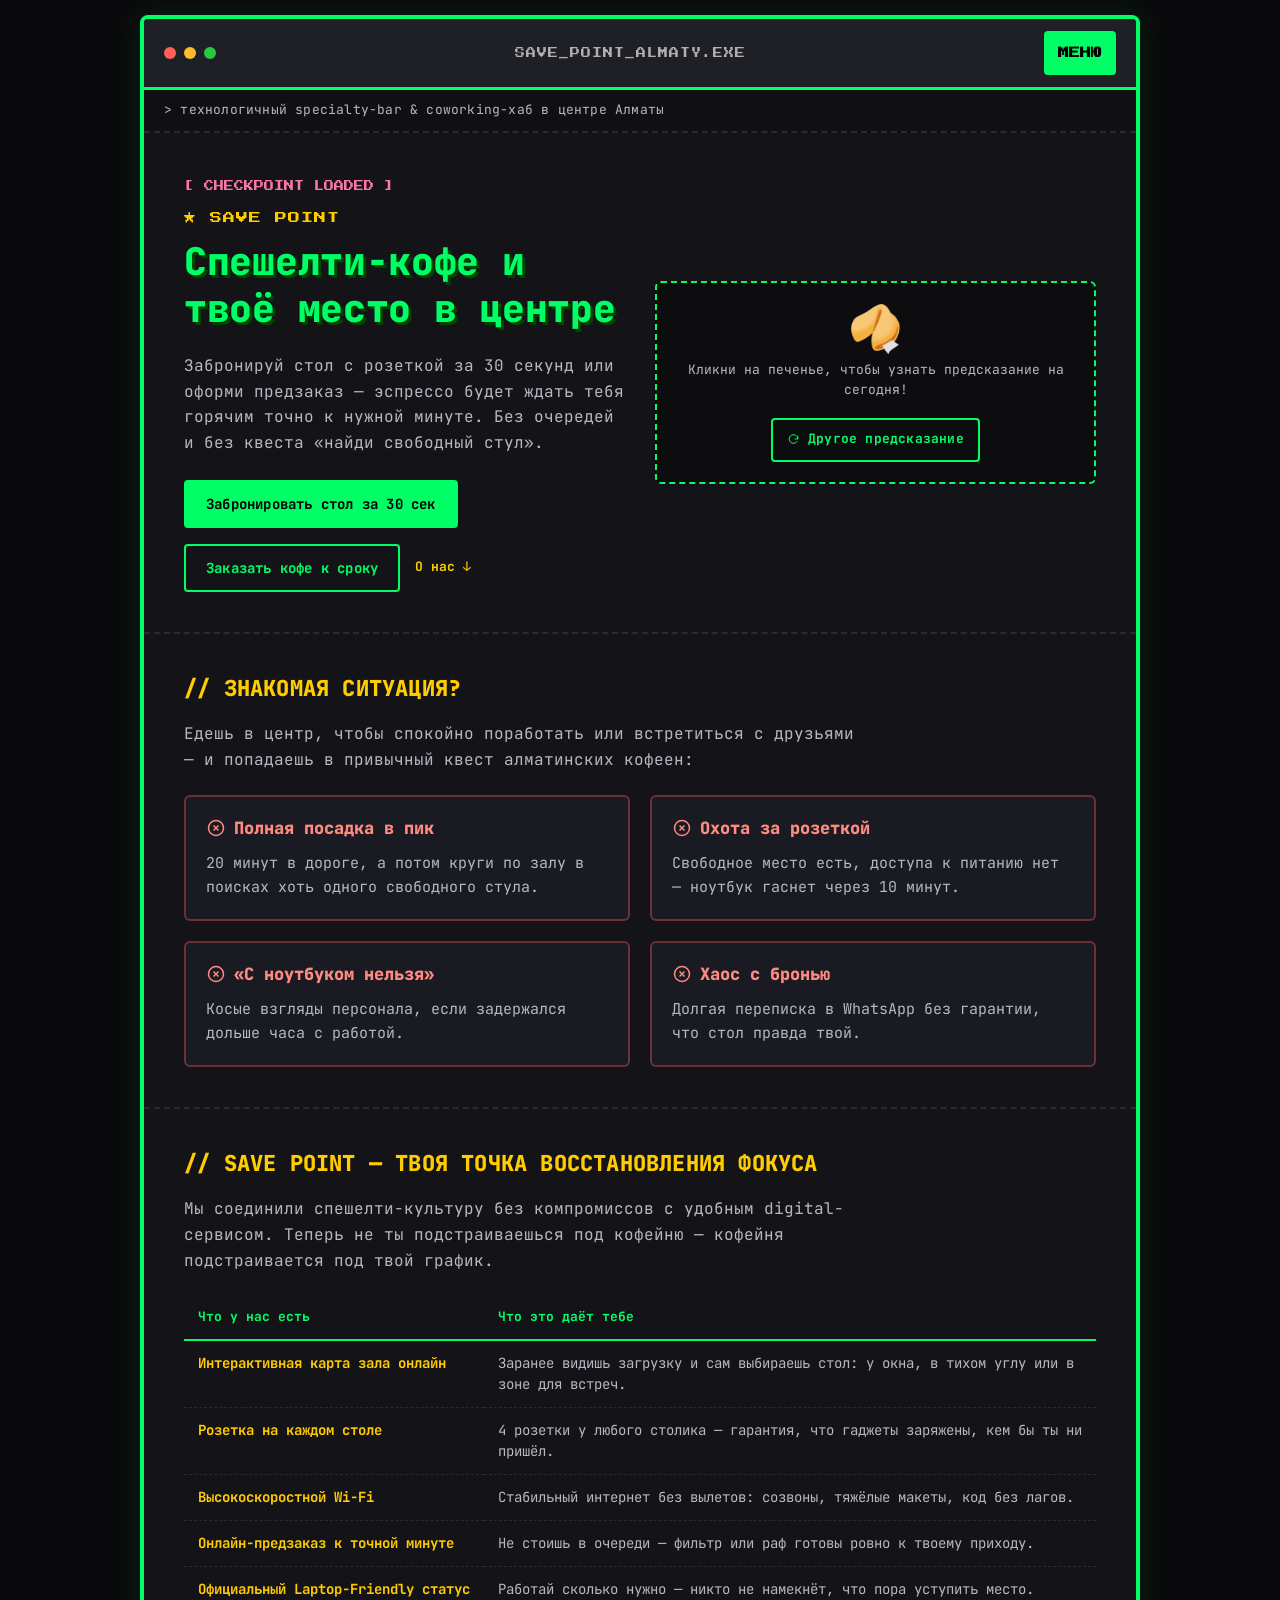
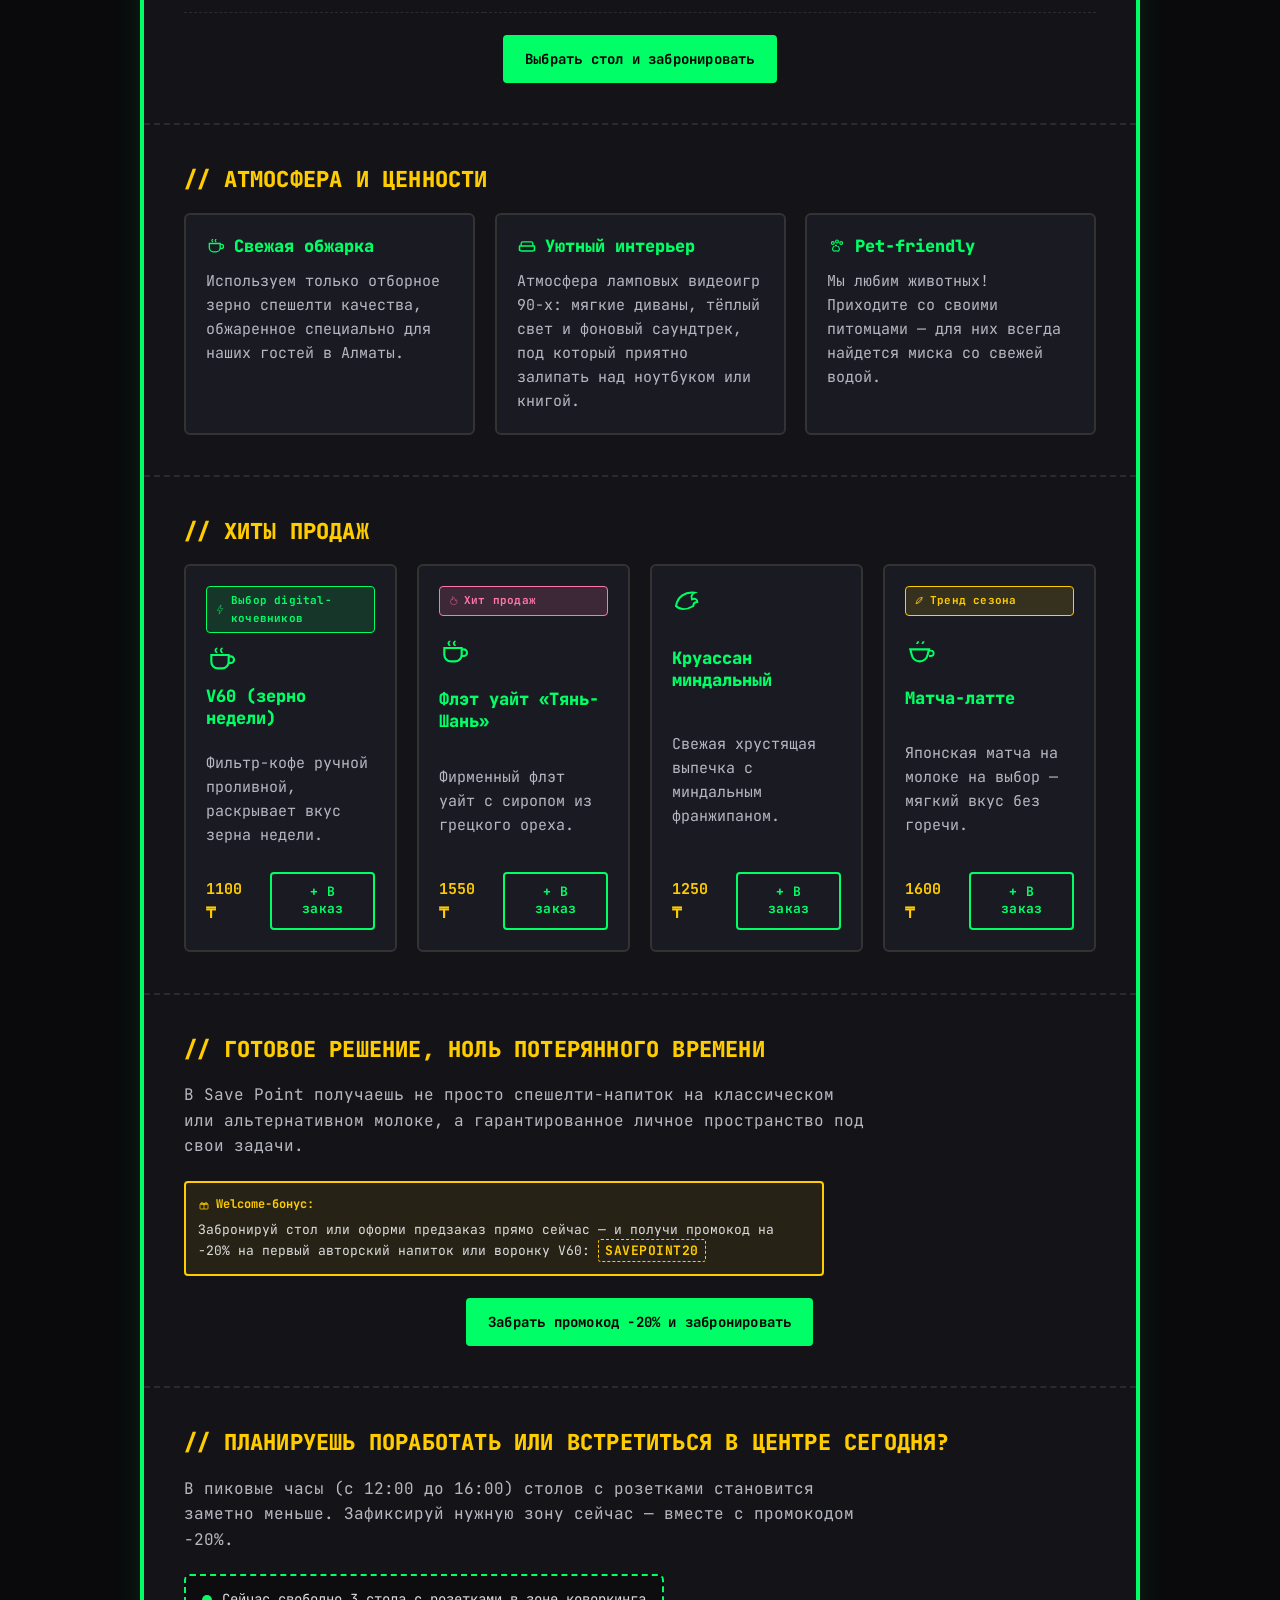
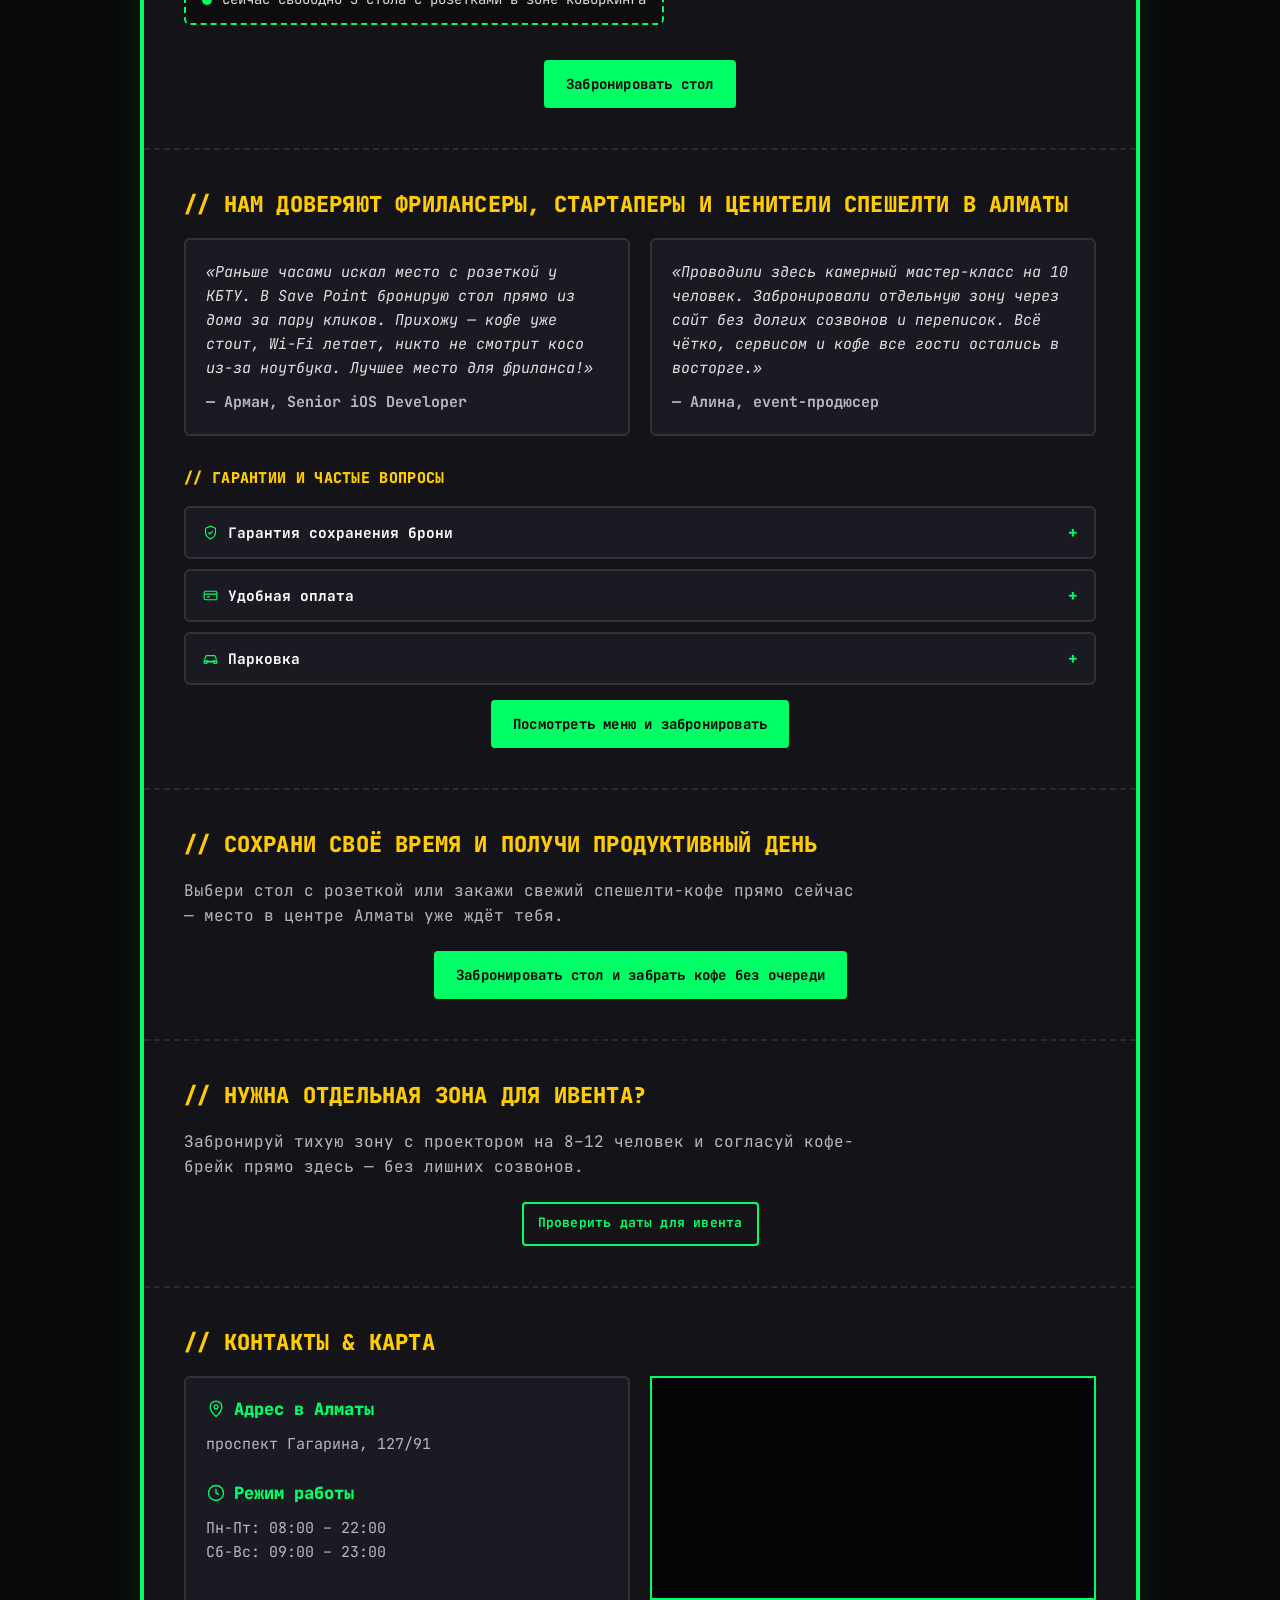
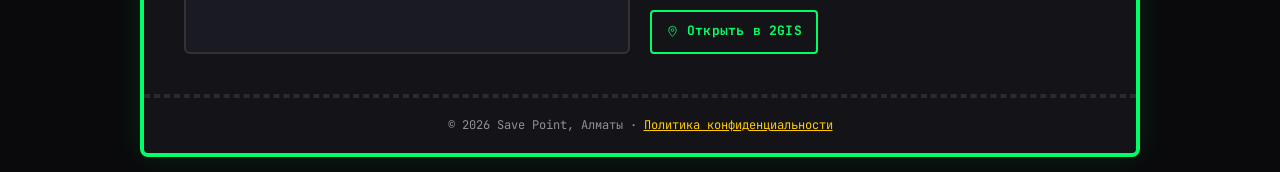
<file: index.html>
<!DOCTYPE html>
<html lang="ru">
<head>
    <meta charset="UTF-8">
    <meta name="viewport" content="width=device-width, initial-scale=1.0">
    <title>Save Point | Спешелти-кофейня и место для работы в Алматы</title>
    <meta name="description" content="Save Point — спешелти-кофейня и coworking-хаб на пр. Гагарина, 127/91 в Алматы. Интерактивная карта зала, бронь стола с розеткой за 30 секунд, предзаказ кофе к нужной минуте, печенье с предсказанием, pet-friendly, быстрый Wi-Fi.">

    <!-- TODO: replace with the real site URL after deploy -->
    <link rel="canonical" href="https://savepoint-almaty.pages.dev/">
    <meta property="og:type" content="website">
    <meta property="og:title" content="Save Point — спешелти-кофейня и место для работы в Алматы">
    <meta property="og:description" content="Интерактивная карта зала, бронь стола с розеткой за 30 секунд, предзаказ кофе и печенье с предсказанием. Пр. Гагарина, 127/91, Алматы.">
    <meta property="og:image" content="https://savepoint-almaty.pages.dev/og-image.png">
    <meta property="og:image:width" content="1200">
    <meta property="og:image:height" content="630">
    <meta property="og:url" content="https://savepoint-almaty.pages.dev/">
    <meta property="og:locale" content="ru_RU">
    <meta name="twitter:card" content="summary_large_image">
    <meta name="twitter:title" content="Save Point — спешелти-кофейня и место для работы в Алматы">
    <meta name="twitter:description" content="Интерактивная карта зала, бронь стола с розеткой за 30 секунд, предзаказ кофе и печенье с предсказанием. Пр. Гагарина, 127/91, Алматы.">
    <meta name="twitter:image" content="https://savepoint-almaty.pages.dev/og-image.png">

    <link rel="icon" href="favicon.svg" type="image/svg+xml">
    <link rel="alternate icon" href="favicon.png" sizes="64x64">
    <link rel="apple-touch-icon" href="apple-touch-icon.png" sizes="180x180">

    <link rel="stylesheet" href="style.css">
    <!-- Retro window-chrome font (short UI labels only) + a readable monospace for everything else -->
    <link rel="preconnect" href="https://fonts.googleapis.com">
    <link rel="preconnect" href="https://fonts.gstatic.com" crossorigin>
    <link href="https://fonts.googleapis.com/css2?family=Press+Start+2P&family=JetBrains+Mono:wght@400;500;700;800&display=swap" rel="stylesheet">

    <script type="application/ld+json">
    {
      "@context": "https://schema.org",
      "@type": "CafeOrCoffeeShop",
      "name": "Save Point",
      "servesCuisine": "Coffee",
      "priceRange": "$$",
      "address": {
        "@type": "PostalAddress",
        "streetAddress": "проспект Гагарина, 127/91",
        "addressLocality": "Алматы",
        "addressCountry": "KZ"
      },
      "hasMap": "https://2gis.kz/almaty/geo/9430047374981033",
      "geo": {
        "@type": "GeoCoordinates",
        "latitude": 43.237032,
        "longitude": 76.894069
      },
      "openingHoursSpecification": [
        { "@type": "OpeningHoursSpecification", "dayOfWeek": ["Monday","Tuesday","Wednesday","Thursday","Friday"], "opens": "08:00", "closes": "22:00" },
        { "@type": "OpeningHoursSpecification", "dayOfWeek": ["Saturday","Sunday"], "opens": "09:00", "closes": "23:00" }
      ],
      "petsAllowed": true,
      "amenityFeature": [
        { "@type": "LocationFeatureSpecification", "name": "Wi-Fi", "value": true },
        { "@type": "LocationFeatureSpecification", "name": "Розетка у каждого стола (4 шт. на столик)", "value": true },
        { "@type": "LocationFeatureSpecification", "name": "Интерактивная карта зала и онлайн-бронирование столов", "value": true }
      ],
      "hasMenu": {
        "@type": "Menu",
        "hasMenuSection": [
          {
            "@type": "MenuSection",
            "name": "Кофе — классика",
            "hasMenuItem": [
              { "@type": "MenuItem", "name": "Американо", "offers": { "@type": "Offer", "price": "850", "priceCurrency": "KZT" } },
              { "@type": "MenuItem", "name": "Капучино", "offers": { "@type": "Offer", "price": "1250", "priceCurrency": "KZT" } },
              { "@type": "MenuItem", "name": "Латте", "offers": { "@type": "Offer", "price": "1350", "priceCurrency": "KZT" } }
            ]
          },
          {
            "@type": "MenuSection",
            "name": "Фирменные напитки",
            "hasMenuItem": [
              { "@type": "MenuItem", "name": "Флэт уайт «Тянь-Шань»", "offers": { "@type": "Offer", "price": "1550", "priceCurrency": "KZT" } },
              { "@type": "MenuItem", "name": "Раф «Апорт»", "offers": { "@type": "Offer", "price": "1650", "priceCurrency": "KZT" } }
            ]
          },
          {
            "@type": "MenuSection",
            "name": "Свежая выпечка",
            "hasMenuItem": [
              { "@type": "MenuItem", "name": "Круассан классический", "offers": { "@type": "Offer", "price": "800", "priceCurrency": "KZT" } },
              { "@type": "MenuItem", "name": "Круассан миндальный с франжипаном", "offers": { "@type": "Offer", "price": "1250", "priceCurrency": "KZT" } }
            ]
          },
          {
            "@type": "MenuSection",
            "name": "Десерты",
            "hasMenuItem": [
              { "@type": "MenuItem", "name": "Чизкейк «Нью-Йорк»", "offers": { "@type": "Offer", "price": "1400", "priceCurrency": "KZT" } }
            ]
          }
        ]
      }
    }
    </script>
</head>
<body>

    <!-- Inline icon sprite: monochrome, currentColor-based, replaces emoji everywhere on the page
         so icons stay crisp and on-brand instead of depending on the OS's own emoji font. -->
    <!-- class, not inline style: the page's CSP (style-src 'self') silently drops
         inline style="" attributes, which left this sprite rendering at its default
         replaced-element size (300x150) and pushing the whole page down. -->
    <svg class="hidden" aria-hidden="true">
        <defs>
            <symbol id="icon-x-circle" viewBox="0 0 24 24"><circle cx="12" cy="12" r="9" stroke-width="1.8"/><path d="M9 9l6 6M15 9l-6 6" stroke-width="1.8"/></symbol>
            <symbol id="icon-coffee" viewBox="0 0 24 24"><path d="M4 9h13v5a5 5 0 0 1-5 5H9a5 5 0 0 1-5-5V9z" stroke-width="1.6"/><path d="M17 10h1.5a2.5 2.5 0 0 1 0 5H17" stroke-width="1.6"/><path d="M8 3.5c0 1-1 1-1 2s1 1 1 2M12 3.5c0 1-1 1-1 2s1 1 1 2" stroke-width="1.3"/></symbol>
            <symbol id="icon-sofa" viewBox="0 0 24 24"><path d="M5 12V9a2 2 0 0 1 2-2h10a2 2 0 0 1 2 2v3" stroke-width="1.6"/><path d="M3 12h18v4a2 2 0 0 1-2 2H5a2 2 0 0 1-2-2v-4z" stroke-width="1.6"/><path d="M3 13v5M21 13v5" stroke-width="1.6"/></symbol>
            <symbol id="icon-paw" viewBox="0 0 24 24"><circle cx="7" cy="8.5" r="1.7" stroke-width="1.4"/><circle cx="12" cy="6.5" r="1.7" stroke-width="1.4"/><circle cx="17" cy="8.5" r="1.7" stroke-width="1.4"/><path d="M12 11.2c-3 0-5.3 2.1-5.3 4.5 0 1.6 1.3 2.7 2.8 2.3.9-.3 1.7-.3 2.5 0 1.5.5 2.8-.7 2.8-2.3 0-2.4-2.3-4.5-5.3-4.5z" stroke-width="1.4"/></symbol>
            <symbol id="icon-bolt" viewBox="0 0 24 24"><path d="M13 2 5 14h5l-1 8 8-12h-5l1-8z"/></symbol>
            <symbol id="icon-flame" viewBox="0 0 24 24"><path d="M12 21c-4 0-6.5-2.6-6.5-6.1 0-2.9 1.7-4.9 3.2-6.8.3 1.5 1.2 2.3 2 1.9.3-2.3-.6-3.9-1-6.1 3 1.4 6.6 4.8 6.6 9 .9-.5 1.3-1.6 1.3-2.7 1.6 1.6 2.1 3.5 2.1 4.8 0 3.3-2.8 5.9-6.9 5.9z"/></symbol>
            <symbol id="icon-leaf" viewBox="0 0 24 24"><path d="M5 19c0-8 5-13 13-14-1 8-6 13-14 14z" stroke-width="1.6"/><path d="M6 18C11 13 14 10 18 6" stroke-width="1.4"/></symbol>
            <symbol id="icon-gift" viewBox="0 0 24 24"><rect x="4" y="10" width="16" height="10" rx="1" stroke-width="1.6"/><path d="M4 10h16M12 10v10" stroke-width="1.6"/><path d="M12 10c-2-4-6-4-6-1.5S9 10 12 10zM12 10c2-4 6-4 6-1.5S15 10 12 10z" stroke-width="1.4"/></symbol>
            <symbol id="icon-pin" viewBox="0 0 24 24"><path d="M12 21s7-6.6 7-11.5A7 7 0 0 0 5 9.5C5 14.4 12 21 12 21z" stroke-width="1.6"/><circle cx="12" cy="9.5" r="2.4" stroke-width="1.4"/></symbol>
            <symbol id="icon-clock" viewBox="0 0 24 24"><circle cx="12" cy="12" r="9" stroke-width="1.6"/><path d="M12 7v5l3.5 2" stroke-width="1.6"/></symbol>
            <symbol id="icon-shield" viewBox="0 0 24 24"><path d="M12 3l7 3v6c0 5-3.5 7.5-7 9-3.5-1.5-7-4-7-9V6l7-3z" stroke-width="1.6"/><path d="M9 12l2 2 4-4" stroke-width="1.6"/></symbol>
            <symbol id="icon-card" viewBox="0 0 24 24"><rect x="3" y="6" width="18" height="12" rx="2" stroke-width="1.6"/><path d="M3 10h18" stroke-width="1.6"/><path d="M7 14h4" stroke-width="1.6"/></symbol>
            <symbol id="icon-car" viewBox="0 0 24 24"><path d="M4 16V12l2-4h12l2 4v4" stroke-width="1.6"/><path d="M3 16h18v2a1 1 0 0 1-1 1h-2a1 1 0 0 1-1-1v-1H7v1a1 1 0 0 1-1 1H4a1 1 0 0 1-1-1v-2z" stroke-width="1.6"/><circle cx="7.5" cy="16" r="1.4" stroke-width="1.3"/><circle cx="16.5" cy="16" r="1.4" stroke-width="1.3"/></symbol>
            <symbol id="icon-check-circle" viewBox="0 0 24 24"><circle cx="12" cy="12" r="9" stroke-width="1.8"/><path d="M8 12.5l2.5 2.5L16 9.5" stroke-width="1.8"/></symbol>
            <symbol id="icon-sparkle" viewBox="0 0 24 24"><path d="M12 3l1.4 4.6L18 9l-4.6 1.4L12 15l-1.4-4.6L6 9l4.6-1.4L12 3z"/><path d="M19 15l.7 2.3L22 18l-2.3.7L19 21l-.7-2.3L16 18l2.3-.7L19 15z"/></symbol>
            <symbol id="icon-shuffle" viewBox="0 0 24 24"><path d="M20 11A8 8 0 1 0 19 15" stroke-width="1.8"/><path d="M20 5v6h-6" stroke-width="1.8"/></symbol>
            <symbol id="icon-croissant" viewBox="0 0 24 24"><path d="M3 15c1-7 7-11 14-10-2 1-3 3-2 5 2-1 4 0 4 2-2 0-3 1-3 3-5 3-10 3-13 0z" stroke-width="1.5"/></symbol>
            <symbol id="icon-tea" viewBox="0 0 24 24"><path d="M4 10h14l-1 4a6 6 0 0 1-6 5h0a6 6 0 0 1-6-5l-1-4z" stroke-width="1.6"/><path d="M18 11h1.5a2 2 0 0 1 0 4H18" stroke-width="1.4"/><path d="M9 6c0-1 1-1 1-2M13 6c0-1 1-1 1-2" stroke-width="1.3"/></symbol>
            <symbol id="icon-cake" viewBox="0 0 24 24"><path d="M4 20V12l8-6 8 6v8z" stroke-width="1.6"/><path d="M4 16h16" stroke-width="1.4"/><path d="M12 6V3" stroke-width="1.4"/></symbol>
            <symbol id="icon-salad" viewBox="0 0 24 24"><path d="M4 12h16a8 8 0 0 1-16 0z" stroke-width="1.6"/><path d="M8 12c0-3 2-5 4-6" stroke-width="1.4"/></symbol>
            <symbol id="icon-window" viewBox="0 0 24 24"><rect x="4" y="4" width="16" height="16" rx="1" stroke-width="1.6"/><path d="M12 4v16M4 12h16" stroke-width="1.4"/></symbol>
            <symbol id="icon-users" viewBox="0 0 24 24"><circle cx="9" cy="9" r="3" stroke-width="1.6"/><path d="M3 20c0-3.3 2.7-5.5 6-5.5s6 2.2 6 5.5" stroke-width="1.6"/><circle cx="17" cy="9" r="2.4" stroke-width="1.4"/><path d="M15.5 14.3c2.6.3 4.5 2.3 4.5 5.7" stroke-width="1.4"/></symbol>
            <symbol id="icon-corner" viewBox="0 0 24 24"><path d="M5 4v16h16" stroke-width="1.8"/><rect x="8" y="14" width="4" height="4" stroke-width="1.4"/></symbol>
            <symbol id="icon-plus" viewBox="0 0 24 24"><path d="M12 5v14M5 12h14" stroke-width="2"/></symbol>
            <symbol id="icon-info" viewBox="0 0 24 24"><circle cx="12" cy="12" r="9" stroke-width="1.6"/><path d="M12 11v5.5" stroke-width="1.8"/><circle cx="12" cy="8" r=".9"/></symbol>
        </defs>
    </svg>

    <!-- Custom pixel cursor: enabled by JS only on mouse-capable devices -->
    <div class="custom-cursor" aria-hidden="true"></div>

    <div class="terminal-container">
        <!-- Window header -->
        <header class="terminal-header">
            <div class="window-buttons" aria-hidden="true">
                <span class="btn-dot red"></span>
                <span class="btn-dot yellow"></span>
                <span class="btn-dot green"></span>
            </div>
            <div class="window-title">SAVE_POINT_ALMATY.EXE</div>
            <button class="menu-trigger-btn" id="openMenuBtn">МЕНЮ</button>
        </header>
        <p class="site-descriptor">&gt; технологичный specialty-bar &amp; coworking-хаб в центре Алматы</p>

        <main>
        <!-- Hero section -->
        <section class="hero-section">
            <div class="hero-info">
                <span class="badge">[ checkpoint loaded ]</span>
                <span class="brand-kicker">★ SAVE POINT</span>
                <h1 class="main-title">Спешелти-кофе и твоё место в центре</h1>
                <p class="subtitle">Забронируй стол с розеткой за 30 секунд или оформи предзаказ — эспрессо будет ждать тебя горячим точно к нужной минуте. Без очередей и без квеста «найди свободный стул».</p>
                <div class="hero-actions">
                    <button class="retro-btn primary" id="heroBookBtn">Забронировать стол за 30 сек</button>
                    <button class="retro-btn" id="heroMenuBtn">Заказать кофе к сроку</button>
                    <a href="#solution" class="btn-skip">О нас ↓</a>
                </div>
            </div>

            <!-- Interactive area: fortune cookie -->
            <div class="game-box">
                <div class="pixel-canvas">
                    <div class="cookie-display" id="cookieDisplay" role="button" tabindex="0" aria-label="Кликнуть на печенье, чтобы узнать предсказание">🥠</div>
                    <div class="recipe-status" id="cookieStatus">Кликни на печенье, чтобы узнать предсказание на сегодня!</div>
                </div>

                <!-- Fortune card (revealed on click) -->
                <div class="fortune-card hidden" id="fortuneCard">
                    <p class="fortune-title"><svg class="icon" aria-hidden="true"><use href="#icon-sparkle"></use></svg> Твое предсказание:</p>
                    <p class="fortune-text" id="fortuneText">«Сегодня идеальный день для чашки фильтр-кофе и великих свершений в Алматы.»</p>
                </div>

                <div class="controls-panel">
                    <button class="retro-btn small-btn" id="newFortuneBtn"><svg class="icon" aria-hidden="true"><use href="#icon-shuffle"></use></svg> Другое предсказание</button>
                </div>
            </div>
        </section>

        <!-- Section: Problem -->
        <section class="section reveal" id="problem">
            <h2 class="section-title">// ЗНАКОМАЯ СИТУАЦИЯ?</h2>
            <p class="section-lead">Едешь в центр, чтобы спокойно поработать или встретиться с друзьями — и попадаешь в привычный квест алматинских кофеен:</p>
            <div class="grid-2">
                <div class="card problem-card">
                    <h3><svg class="icon" aria-hidden="true"><use href="#icon-x-circle"></use></svg> Полная посадка в пик</h3>
                    <p>20 минут в дороге, а потом круги по залу в поисках хоть одного свободного стула.</p>
                </div>
                <div class="card problem-card">
                    <h3><svg class="icon" aria-hidden="true"><use href="#icon-x-circle"></use></svg> Охота за розеткой</h3>
                    <p>Свободное место есть, доступа к питанию нет — ноутбук гаснет через 10 минут.</p>
                </div>
                <div class="card problem-card">
                    <h3><svg class="icon" aria-hidden="true"><use href="#icon-x-circle"></use></svg> «С ноутбуком нельзя»</h3>
                    <p>Косые взгляды персонала, если задержался дольше часа с работой.</p>
                </div>
                <div class="card problem-card">
                    <h3><svg class="icon" aria-hidden="true"><use href="#icon-x-circle"></use></svg> Хаос с бронью</h3>
                    <p>Долгая переписка в WhatsApp без гарантии, что стол правда твой.</p>
                </div>
            </div>
        </section>

        <!-- Section: Solution -->
        <section class="section reveal" id="solution">
            <h2 class="section-title">// SAVE POINT — ТВОЯ ТОЧКА ВОССТАНОВЛЕНИЯ ФОКУСА</h2>
            <p class="section-lead">Мы соединили спешелти-культуру без компромиссов с удобным digital-сервисом. Теперь не ты подстраиваешься под кофейню — кофейня подстраивается под твой график.</p>
            <div class="table-scroll">
                <table class="feature-table">
                    <thead>
                        <tr>
                            <th scope="col">Что у нас есть</th>
                            <th scope="col">Что это даёт тебе</th>
                        </tr>
                    </thead>
                    <tbody>
                        <tr>
                            <td>Интерактивная карта зала онлайн</td>
                            <td>Заранее видишь загрузку и сам выбираешь стол: у окна, в тихом углу или в зоне для встреч.</td>
                        </tr>
                        <tr>
                            <td>Розетка на каждом столе</td>
                            <td>4 розетки у любого столика — гарантия, что гаджеты заряжены, кем бы ты ни пришёл.</td>
                        </tr>
                        <tr>
                            <td>Высокоскоростной Wi-Fi</td>
                            <td>Стабильный интернет без вылетов: созвоны, тяжёлые макеты, код без лагов.</td>
                        </tr>
                        <tr>
                            <td>Онлайн-предзаказ к точной минуте</td>
                            <td>Не стоишь в очереди — фильтр или раф готовы ровно к твоему приходу.</td>
                        </tr>
                        <tr>
                            <td>Официальный Laptop-Friendly статус</td>
                            <td>Работай сколько нужно — никто не намекнёт, что пора уступить место.</td>
                        </tr>
                    </tbody>
                </table>
            </div>
            <div class="controls-panel">
                <button class="retro-btn primary" id="solutionBookBtn">Выбрать стол и забронировать</button>
            </div>
        </section>

        <!-- Section: Atmosphere and values -->
        <section class="section reveal">
            <h2 class="section-title">// АТМОСФЕРА И ЦЕННОСТИ</h2>
            <div class="grid-3">
                <div class="card">
                    <h3><svg class="icon" aria-hidden="true"><use href="#icon-coffee"></use></svg> Свежая обжарка</h3>
                    <p>Используем только отборное зерно спешелти качества, обжаренное специально для наших гостей в Алматы.</p>
                </div>
                <div class="card">
                    <h3><svg class="icon" aria-hidden="true"><use href="#icon-sofa"></use></svg> Уютный интерьер</h3>
                    <p>Атмосфера ламповых видеоигр 90-х: мягкие диваны, тёплый свет и фоновый саундтрек, под который приятно залипать над ноутбуком или книгой.</p>
                </div>
                <div class="card">
                    <h3><svg class="icon" aria-hidden="true"><use href="#icon-paw"></use></svg> Pet-friendly</h3>
                    <p>Мы любим животных! Приходите со своими питомцами — для них всегда найдется миска со свежей водой.</p>
                </div>
            </div>
        </section>

        <!-- Section: Bestsellers -->
        <section class="section reveal">
            <h2 class="section-title">// ХИТЫ ПРОДАЖ</h2>
            <div class="grid-4">
                <div class="card product-card">
                    <span class="menu-badge badge-nomad"><svg class="icon" aria-hidden="true"><use href="#icon-bolt"></use></svg> Выбор digital-кочевников</span>
                    <svg class="icon product-icon" aria-hidden="true"><use href="#icon-coffee"></use></svg>
                    <h3>V60 (зерно недели)</h3>
                    <p class="product-desc">Фильтр-кофе ручной проливной, раскрывает вкус зерна недели.</p>
                    <div class="product-footer">
                        <span class="price">1100 ₸</span>
                        <button class="retro-btn small-btn add-to-cart" data-name="V60 (зерно недели)" data-price="1100">+ В заказ</button>
                    </div>
                </div>
                <div class="card product-card">
                    <span class="menu-badge badge-hit"><svg class="icon" aria-hidden="true"><use href="#icon-flame"></use></svg> Хит продаж</span>
                    <svg class="icon product-icon" aria-hidden="true"><use href="#icon-coffee"></use></svg>
                    <h3>Флэт уайт «Тянь-Шань»</h3>
                    <p class="product-desc">Фирменный флэт уайт с сиропом из грецкого ореха.</p>
                    <div class="product-footer">
                        <span class="price">1550 ₸</span>
                        <button class="retro-btn small-btn add-to-cart" data-name="Флэт уайт «Тянь-Шань»" data-price="1550">+ В заказ</button>
                    </div>
                </div>
                <div class="card product-card">
                    <svg class="icon product-icon" aria-hidden="true"><use href="#icon-croissant"></use></svg>
                    <h3>Круассан миндальный</h3>
                    <p class="product-desc">Свежая хрустящая выпечка с миндальным франжипаном.</p>
                    <div class="product-footer">
                        <span class="price">1250 ₸</span>
                        <button class="retro-btn small-btn add-to-cart" data-name="Круассан миндальный с франжипаном" data-price="1250">+ В заказ</button>
                    </div>
                </div>
                <div class="card product-card">
                    <span class="menu-badge badge-trend"><svg class="icon" aria-hidden="true"><use href="#icon-leaf"></use></svg> Тренд сезона</span>
                    <svg class="icon product-icon" aria-hidden="true"><use href="#icon-tea"></use></svg>
                    <h3>Матча-латте</h3>
                    <p class="product-desc">Японская матча на молоке на выбор — мягкий вкус без горечи.</p>
                    <div class="product-footer">
                        <span class="price">1600 ₸</span>
                        <button class="retro-btn small-btn add-to-cart" data-name="Матча-латте" data-price="1600">+ В заказ</button>
                    </div>
                </div>
            </div>
        </section>

        <!-- Section: Offer -->
        <section class="section reveal" id="offer">
            <h2 class="section-title">// ГОТОВОЕ РЕШЕНИЕ, НОЛЬ ПОТЕРЯННОГО ВРЕМЕНИ</h2>
            <p class="section-lead">В Save Point получаешь не просто спешелти-напиток на классическом или альтернативном молоке, а гарантированное личное пространство под свои задачи.</p>
            <div class="fortune-card offer-bonus">
                <p class="fortune-title"><svg class="icon" aria-hidden="true"><use href="#icon-gift"></use></svg> Welcome-бонус:</p>
                <p class="fortune-text">Забронируй стол или оформи предзаказ прямо сейчас — и получи промокод на −20% на первый авторский напиток или воронку V60: <span class="promo-code">SAVEPOINT20</span></p>
            </div>
            <div class="controls-panel">
                <button class="retro-btn primary" id="offerBookBtn">Забрать промокод −20% и забронировать</button>
            </div>
        </section>

        <!-- Section: Urgency -->
        <section class="section reveal" id="urgency">
            <h2 class="section-title">// ПЛАНИРУЕШЬ ПОРАБОТАТЬ ИЛИ ВСТРЕТИТЬСЯ В ЦЕНТРЕ СЕГОДНЯ?</h2>
            <p class="section-lead">В пиковые часы (с 12:00 до 16:00) столов с розетками становится заметно меньше. Зафиксируй нужную зону сейчас — вместе с промокодом −20%.</p>
            <div class="occupancy-indicator" id="occupancyIndicator" aria-live="polite">
                <span class="occupancy-dot" aria-hidden="true"></span>
                <span id="occupancyText">Проверяем загрузку зала…</span>
            </div>
            <div class="controls-panel">
                <button class="retro-btn primary" id="urgencyBookBtn">Забронировать стол</button>
            </div>
        </section>

        <!-- Section: Reviews -->
        <!-- Portfolio demo: Save Point is a fictional coffee shop, reviews below are illustrative, not real guest quotes -->
        <section class="section reveal">
            <h2 class="section-title">// НАМ ДОВЕРЯЮТ ФРИЛАНСЕРЫ, СТАРТАПЕРЫ И ЦЕНИТЕЛИ СПЕШЕЛТИ В АЛМАТЫ</h2>
            <div class="grid-2">
                <div class="card review-card">
                    <p class="review-text">«Раньше часами искал место с розеткой у КБТУ. В Save Point бронирую стол прямо из дома за пару кликов. Прихожу — кофе уже стоит, Wi-Fi летает, никто не смотрит косо из-за ноутбука. Лучшее место для фриланса!»</p>
                    <p class="review-author">— Арман, Senior iOS Developer</p>
                </div>
                <div class="card review-card">
                    <p class="review-text">«Проводили здесь камерный мастер-класс на 10 человек. Забронировали отдельную зону через сайт без долгих созвонов и переписок. Всё чётко, сервисом и кофе все гости остались в восторге.»</p>
                    <p class="review-author">— Алина, event-продюсер</p>
                </div>
            </div>

            <h3 class="faq-heading">// ГАРАНТИИ И ЧАСТЫЕ ВОПРОСЫ</h3>
            <div class="accordion-list" id="faqAccordion">
                <div class="accordion-item">
                    <button class="accordion-trigger" id="faqQ1" aria-expanded="false" aria-controls="faqA1">
                        <span class="accordion-trigger-label"><svg class="icon" aria-hidden="true"><use href="#icon-shield"></use></svg> Гарантия сохранения брони</span>
                        <span class="accordion-icon" aria-hidden="true">+</span>
                    </button>
                    <div class="accordion-panel-wrap" id="faqA1" role="region" aria-labelledby="faqQ1">
                        <div class="accordion-panel-inner">
                            <p>Стол ждёт тебя 15 минут от указанного времени. Планы изменились — отмени или перенеси бронь в один клик через Telegram-бот кофейни.</p>
                        </div>
                    </div>
                </div>
                <div class="accordion-item">
                    <button class="accordion-trigger" id="faqQ2" aria-expanded="false" aria-controls="faqA2">
                        <span class="accordion-trigger-label"><svg class="icon" aria-hidden="true"><use href="#icon-card"></use></svg> Удобная оплата</span>
                        <span class="accordion-icon" aria-hidden="true">+</span>
                    </button>
                    <div class="accordion-panel-wrap" id="faqA2" role="region" aria-labelledby="faqQ2">
                        <div class="accordion-panel-inner">
                            <p>Kaspi QR, Apple Pay, Google Pay или оплата на месте. Никаких скрытых комиссий.</p>
                        </div>
                    </div>
                </div>
                <div class="accordion-item">
                    <button class="accordion-trigger" id="faqQ3" aria-expanded="false" aria-controls="faqA3">
                        <span class="accordion-trigger-label"><svg class="icon" aria-hidden="true"><use href="#icon-car"></use></svg> Парковка</span>
                        <span class="accordion-icon" aria-hidden="true">+</span>
                    </button>
                    <div class="accordion-panel-wrap" id="faqA3" role="region" aria-labelledby="faqQ3">
                        <div class="accordion-panel-inner">
                            <p>Удобный подъезд и парковочные места рядом с кофейней.</p>
                        </div>
                    </div>
                </div>
            </div>

            <div class="controls-panel">
                <button class="retro-btn primary" id="reviewsBookBtn">Посмотреть меню и забронировать</button>
            </div>
        </section>

        <!-- Section: Final CTA -->
        <section class="section reveal" id="final-cta">
            <h2 class="section-title">// СОХРАНИ СВОЁ ВРЕМЯ И ПОЛУЧИ ПРОДУКТИВНЫЙ ДЕНЬ</h2>
            <p class="section-lead">Выбери стол с розеткой или закажи свежий спешелти-кофе прямо сейчас — место в центре Алматы уже ждёт тебя.</p>
            <div class="controls-panel">
                <button class="retro-btn primary" id="finalBookBtn">Забронировать стол и забрать кофе без очереди</button>
            </div>
        </section>

        <!-- Section: Events / organizers -->
        <section class="section reveal" id="events">
            <h2 class="section-title">// НУЖНА ОТДЕЛЬНАЯ ЗОНА ДЛЯ ИВЕНТА?</h2>
            <p class="section-lead">Забронируй тихую зону с проектором на 8–12 человек и согласуй кофе-брейк прямо здесь — без лишних созвонов.</p>
            <div class="controls-panel">
                <button class="retro-btn small-btn" id="eventsBookBtn">Проверить даты для ивента</button>
            </div>
        </section>

        <!-- Section: Contacts and map -->
        <section class="section reveal" id="contacts">
            <h2 class="section-title">// КОНТАКТЫ &amp; КАРТА</h2>
            <div class="contacts-grid">
                <div class="card">
                    <h3><svg class="icon" aria-hidden="true"><use href="#icon-pin"></use></svg> Адрес в Алматы</h3>
                    <p>проспект Гагарина, 127/91</p>
                    <br>
                    <h3><svg class="icon" aria-hidden="true"><use href="#icon-clock"></use></svg> Режим работы</h3>
                    <p>Пн-Пт: 08:00 – 22:00</p>
                    <p>Сб-Вс: 09:00 – 23:00</p>
                </div>
                <div class="map-container">
                    <div class="retro-map">
                        <iframe
                            class="map-frame"
                            src="https://www.openstreetmap.org/export/embed.html?bbox=76.890069%2C43.234032%2C76.898069%2C43.240032&amp;layer=mapnik&amp;marker=43.237032%2C76.894069"
                            title="Карта: Save Point, проспект Гагарина, 127/91, Алматы"
                            loading="lazy"
                            referrerpolicy="no-referrer-when-downgrade"
                        ></iframe>
                    </div>
                    <a class="retro-btn small-btn map-link" href="https://2gis.kz/almaty/geo/9430047374981033" target="_blank" rel="noopener"><svg class="icon" aria-hidden="true"><use href="#icon-pin"></use></svg> Открыть в 2GIS</a>
                </div>
            </div>
        </section>
        </main>

        <footer class="site-footer">
            <p>© <span id="footerYear">2026</span> Save Point, Алматы · <a href="privacy.html">Политика конфиденциальности</a></p>
        </footer>
    </div>

    <!-- Menu + cart modal -->
    <div class="modal-overlay hidden" id="menuModal" role="dialog" aria-modal="true" aria-labelledby="menuModalTitle">
        <div class="modal-terminal">
            <div class="modal-header">
                <span id="menuModalTitle">INVENTORY_MENU.DAT</span>
                <button class="close-modal" id="closeModalBtn" aria-label="Закрыть меню">[X]</button>
            </div>
            <div class="modal-body">
                <p class="menu-intro">Открой категорию, чтобы посмотреть позиции — жми <svg class="icon" aria-hidden="true"><use href="#icon-plus"></use></svg>, чтобы добавить в заказ.</p>
                <div class="accordion-list" id="menuCategories">
                    <!-- Populated by JS from MENU_CATEGORIES -->
                </div>
                <div class="cart-summary">
                    <h3>Корзина заказа:</h3>
                    <div id="cartItemsContainer" class="cart-items-empty">Заказ пуст. Выберите позиции из меню.</div>

                    <div class="cart-addons hidden" id="cartAddons">
                        <p class="cart-addons-label">Дополнительно к заказу (нажми, чтобы добавить):</p>
                        <div class="addon-chips" id="addonChips">
                            <!-- Populated by JS from ADDONS -->
                        </div>
                    </div>

                    <div class="cart-total" id="cartTotal">Итого: 0 ₸</div>

                    <!-- Order form (name + phone) -->
                    <div class="order-form hidden" id="orderFormBlock">
                        <label class="form-prompt" for="clientName">Ваше имя:</label>
                        <input type="text" id="clientName" placeholder="например, Айсулу" class="retro-input" maxlength="80" autocomplete="name">
                        <label class="form-prompt" for="clientPhone">Номер телефона:</label>
                        <input type="tel" id="clientPhone" placeholder="+7 (777) 000-00-00" class="retro-input" maxlength="20" autocomplete="tel">
                        <label class="form-prompt" for="clientComment">Комментарий к заказу (опционально):</label>
                        <input type="text" id="clientComment" placeholder="например: без сахара, погорячее" class="retro-input" maxlength="140">

                        <!-- Honeypot: hidden from humans, but bots that auto-fill every field will fill it in -->
                        <div class="hp-field" aria-hidden="true">
                            <label for="website">Website</label>
                            <input type="text" id="website" name="website" tabindex="-1" autocomplete="off">
                        </div>

                        <label class="consent-row">
                            <input type="checkbox" id="consentCheckbox">
                            <span>Согласен(на) на <a href="privacy.html" target="_blank" rel="noopener">обработку персональных данных</a></span>
                        </label>

                        <p class="form-error hidden" id="orderFormError" role="alert"></p>

                        <button class="retro-btn primary full-width" id="submitOrderBtn" disabled>ПОДТВЕРДИТЬ ЗАКАЗ</button>
                    </div>

                    <div class="order-actions" id="orderActionsBlock">
                        <button class="retro-btn primary full-width hidden" id="checkoutBtn">ОФОРМИТЬ ПРЕДЗАКАЗ</button>
                    </div>
                </div>
            </div>
        </div>
    </div>

    <!-- Table booking modal -->
    <div class="modal-overlay hidden" id="bookingModal" role="dialog" aria-modal="true" aria-labelledby="bookingModalTitle">
        <div class="modal-terminal">
            <div class="modal-header">
                <span id="bookingModalTitle">TABLE_BOOKING.SYS</span>
                <button class="close-modal" id="closeBookingModalBtn" aria-label="Закрыть бронирование">[X]</button>
            </div>
            <div class="modal-body">
                <p class="booking-intro">Забронируй стол с розеткой — подтверждение придёт в Telegram-бот кофейни. Первый авторский напиток по брони — со скидкой <span class="promo-code">-20%</span> (промокод SAVEPOINT20 активируется автоматически).</p>

                <!-- Interactive hall map: front-end simulation (no real seat-sensor/POS backend),
                     the same way the occupancy indicator above is simulated — statuses are
                     randomized on a timer, not read from a live booking system. -->
                <div class="hall-map" id="hallMap">
                    <h3 class="hall-map-title">Карта зала — выбери стол</h3>
                    <p class="hall-map-hint"><svg class="icon" aria-hidden="true"><use href="#icon-info"></use></svg> Занятость обновляется в реальном времени. У каждого столика — 4 розетки.</p>

                    <div class="hall-zones">
                        <div class="hall-zone" data-zone-name="window">
                            <div class="hall-zone-label"><svg class="icon" aria-hidden="true"><use href="#icon-window"></use></svg> У окна <em>· столы на 3</em></div>
                            <div class="hall-zone-tables">
                                <button type="button" class="hall-table hall-table--round hall-table--md" data-table="T4" aria-pressed="false">
                                    <span class="hall-table-status" aria-hidden="true"></span>
                                    <span class="hall-table-code">T4</span>
                                    <span class="hall-table-seats">3 места</span>
                                </button>
                                <button type="button" class="hall-table hall-table--round hall-table--md" data-table="T5" aria-pressed="false">
                                    <span class="hall-table-status" aria-hidden="true"></span>
                                    <span class="hall-table-code">T5</span>
                                    <span class="hall-table-seats">3 места</span>
                                </button>
                            </div>
                        </div>

                        <div class="hall-zone" data-zone-name="center">
                            <div class="hall-zone-label"><svg class="icon" aria-hidden="true"><use href="#icon-users"></use></svg> Зона для встреч <em>· столы на 4</em></div>
                            <div class="hall-zone-tables">
                                <button type="button" class="hall-table hall-table--round hall-table--lg" data-table="T1" aria-pressed="false">
                                    <span class="hall-table-status" aria-hidden="true"></span>
                                    <span class="hall-table-code">T1</span>
                                    <span class="hall-table-seats">4 места</span>
                                </button>
                                <button type="button" class="hall-table hall-table--round hall-table--lg" data-table="T2" aria-pressed="false">
                                    <span class="hall-table-status" aria-hidden="true"></span>
                                    <span class="hall-table-code">T2</span>
                                    <span class="hall-table-seats">4 места</span>
                                </button>
                                <button type="button" class="hall-table hall-table--round hall-table--lg" data-table="T3" aria-pressed="false">
                                    <span class="hall-table-status" aria-hidden="true"></span>
                                    <span class="hall-table-code">T3</span>
                                    <span class="hall-table-seats">4 места</span>
                                </button>
                            </div>
                        </div>

                        <div class="hall-zone" data-zone-name="wall">
                            <div class="hall-zone-label"><svg class="icon" aria-hidden="true"><use href="#icon-corner"></use></svg> Тихий угол <em>· столы на 1</em></div>
                            <div class="hall-zone-tables">
                                <button type="button" class="hall-table hall-table--sm" data-table="T6" aria-pressed="false">
                                    <span class="hall-table-status" aria-hidden="true"></span>
                                    <span class="hall-table-code">T6</span>
                                    <span class="hall-table-seats">1 место</span>
                                </button>
                                <button type="button" class="hall-table hall-table--sm" data-table="T7" aria-pressed="false">
                                    <span class="hall-table-status" aria-hidden="true"></span>
                                    <span class="hall-table-code">T7</span>
                                    <span class="hall-table-seats">1 место</span>
                                </button>
                                <button type="button" class="hall-table hall-table--sm" data-table="T8" aria-pressed="false">
                                    <span class="hall-table-status" aria-hidden="true"></span>
                                    <span class="hall-table-code">T8</span>
                                    <span class="hall-table-seats">1 место</span>
                                </button>
                            </div>
                        </div>
                    </div>

                    <div class="hall-map-legend">
                        <span class="legend-item"><span class="legend-dot is-free" aria-hidden="true"></span>Свободен</span>
                        <span class="legend-item"><span class="legend-dot is-soon" aria-hidden="true"></span>Скоро освободится</span>
                        <span class="legend-item"><span class="legend-dot is-busy" aria-hidden="true"></span>Занят</span>
                    </div>

                    <p class="hall-map-selection" id="hallMapSelection" aria-live="polite">Выберите стол на карте выше.</p>
                    <p class="hall-map-group-note hidden" id="hallMapGroupNote">Для компании от 5 человек стол подбираем индивидуально — оформи заявку, мы уточним зону в Telegram.</p>
                </div>

                <label class="form-prompt" for="bookingDate">Дата:</label>
                <input type="date" id="bookingDate" class="retro-input" autocomplete="off">

                <label class="form-prompt" for="bookingTime">Время:</label>
                <input type="time" id="bookingTime" class="retro-input" autocomplete="off">

                <label class="form-prompt" for="bookingGuests">Количество гостей:</label>
                <input type="number" id="bookingGuests" class="retro-input" min="1" max="12" value="1" inputmode="numeric">

                <label class="form-prompt" for="bookingDrink">Предзаказ напитка (опционально):</label>
                <select id="bookingDrink" class="retro-input">
                    <option value="">Без предзаказа</option>
                    <option value="Американо">Американо</option>
                    <option value="Капучино">Капучино</option>
                    <option value="Латте">Латте</option>
                    <option value="Раф «Апорт»">Раф «Апорт»</option>
                    <option value="Матча-латте">Матча-латте</option>
                    <option value="V60 (зерно недели)">V60 (зерно недели)</option>
                </select>

                <label class="form-prompt" for="bookingNote">Комментарий (например, «ивент на 10 человек»):</label>
                <input type="text" id="bookingNote" class="retro-input" maxlength="140" placeholder="Необязательно">

                <label class="form-prompt" for="bookingName">Твоё имя:</label>
                <input type="text" id="bookingName" class="retro-input" placeholder="например, Айсулу" maxlength="80" autocomplete="name">

                <label class="form-prompt" for="bookingPhone">Номер телефона:</label>
                <input type="tel" id="bookingPhone" class="retro-input" placeholder="+7 (777) 000-00-00" maxlength="20" autocomplete="tel">

                <!-- Honeypot: hidden from humans, but bots that auto-fill every field will fill it in -->
                <div class="hp-field" aria-hidden="true">
                    <label for="bookingWebsite">Website</label>
                    <input type="text" id="bookingWebsite" name="bookingWebsite" tabindex="-1" autocomplete="off">
                </div>

                <label class="consent-row">
                    <input type="checkbox" id="bookingConsent">
                    <span>Согласен(на) на <a href="privacy.html" target="_blank" rel="noopener">обработку персональных данных</a></span>
                </label>

                <p class="form-error hidden" id="bookingFormError" role="alert"></p>

                <button class="retro-btn primary full-width" id="submitBookingBtn" disabled>ЗАБРОНИРОВАТЬ СТОЛ</button>
            </div>
        </div>
    </div>

    <!-- Payment/order confirmation notice -->
    <div class="modal-overlay hidden" id="successModal" role="dialog" aria-modal="true" aria-labelledby="successModalTitle">
        <div class="modal-terminal alert-terminal">
            <div class="modal-header">
                <span>TRANSACTION_STATUS.LOG</span>
            </div>
            <div class="modal-body text-center">
                <svg class="icon success-icon" aria-hidden="true"><use href="#icon-check-circle"></use></svg>
                <h3 id="successModalTitle">ЗАКАЗ СФОРМИРОВАН!</h3>
                <p class="alert-desc" id="successMessageText">Данные переданы в Telegram-бот кофейни.</p>
                <p class="payment-instruction" id="successInstructionText">На указанный номер будет выставлен счёт. После успешной оплаты вам придет <b>номер заказа</b>, и бариста сразу приступит к приготовлению!</p>
                <button class="retro-btn primary" id="closeSuccessBtn">ПОНЯТНО</button>
            </div>
        </div>
    </div>

    <script src="script.js"></script>
</body>
</html>
</file>
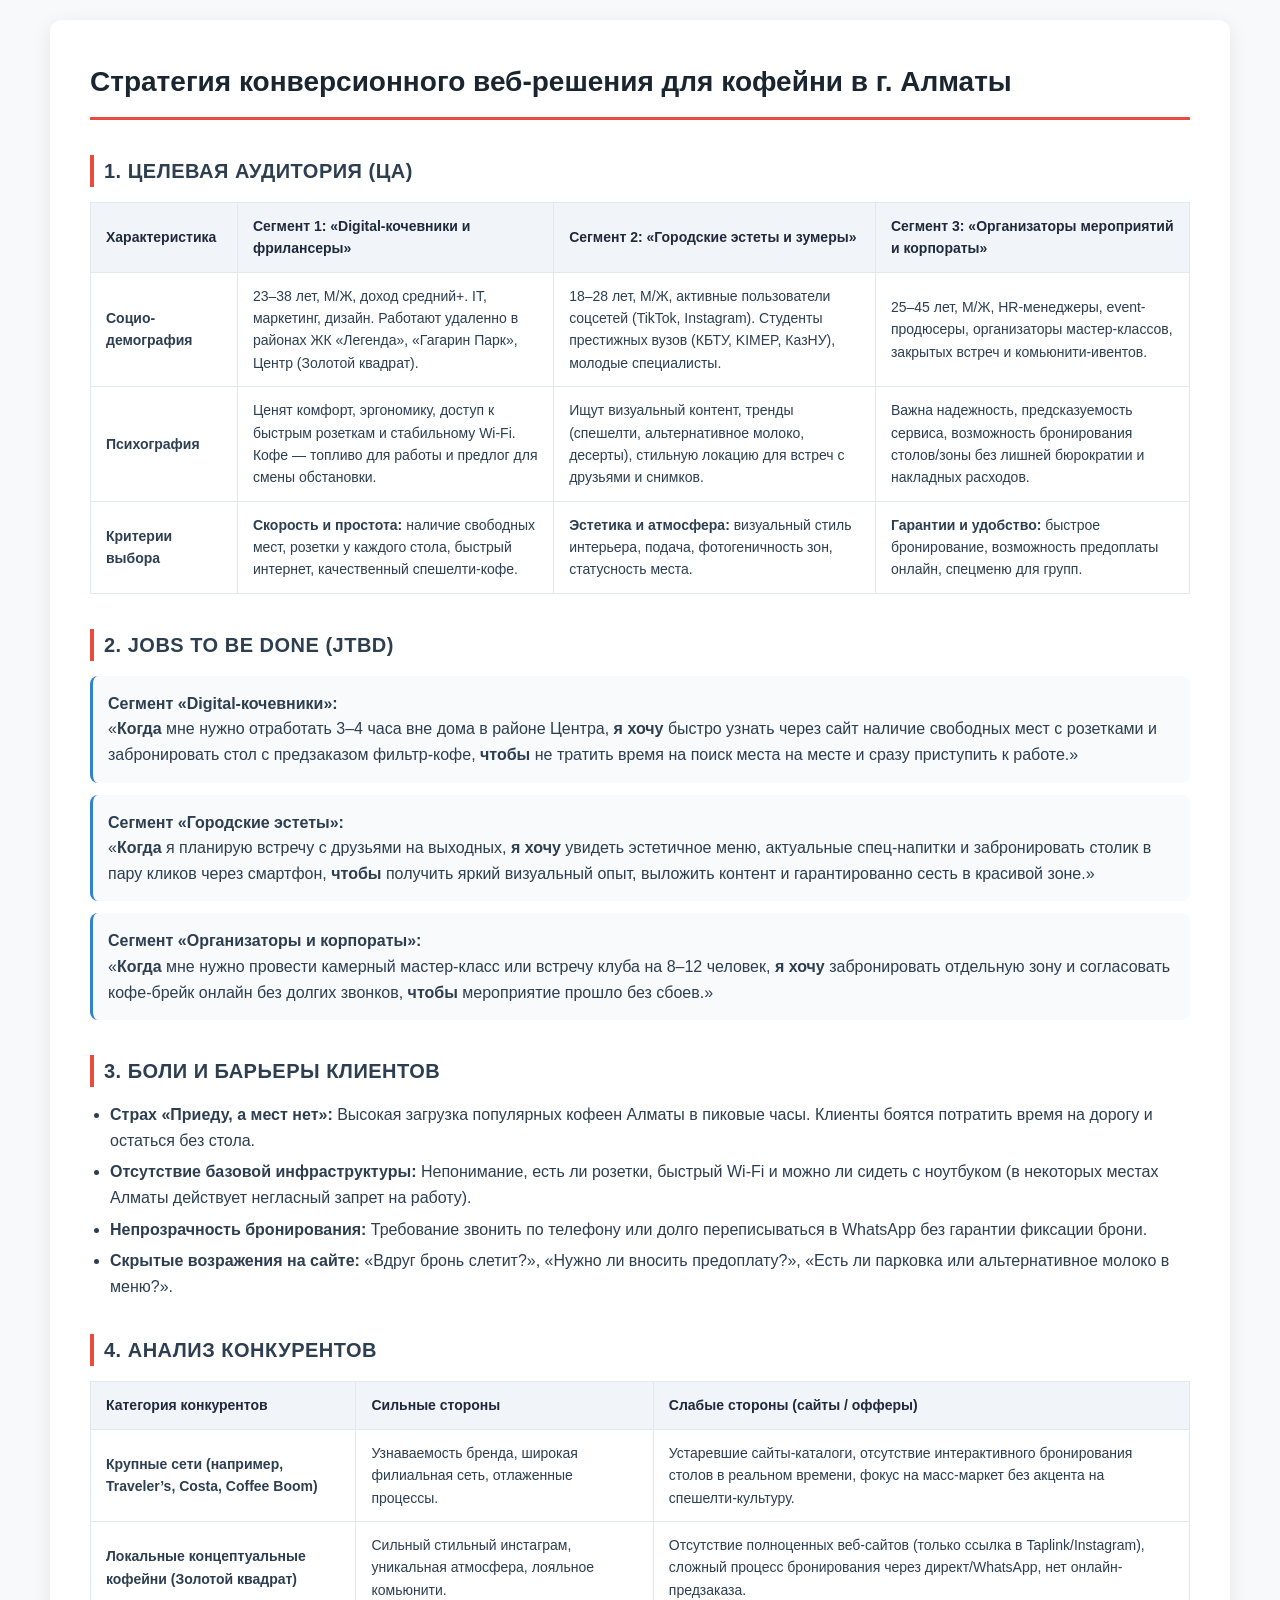
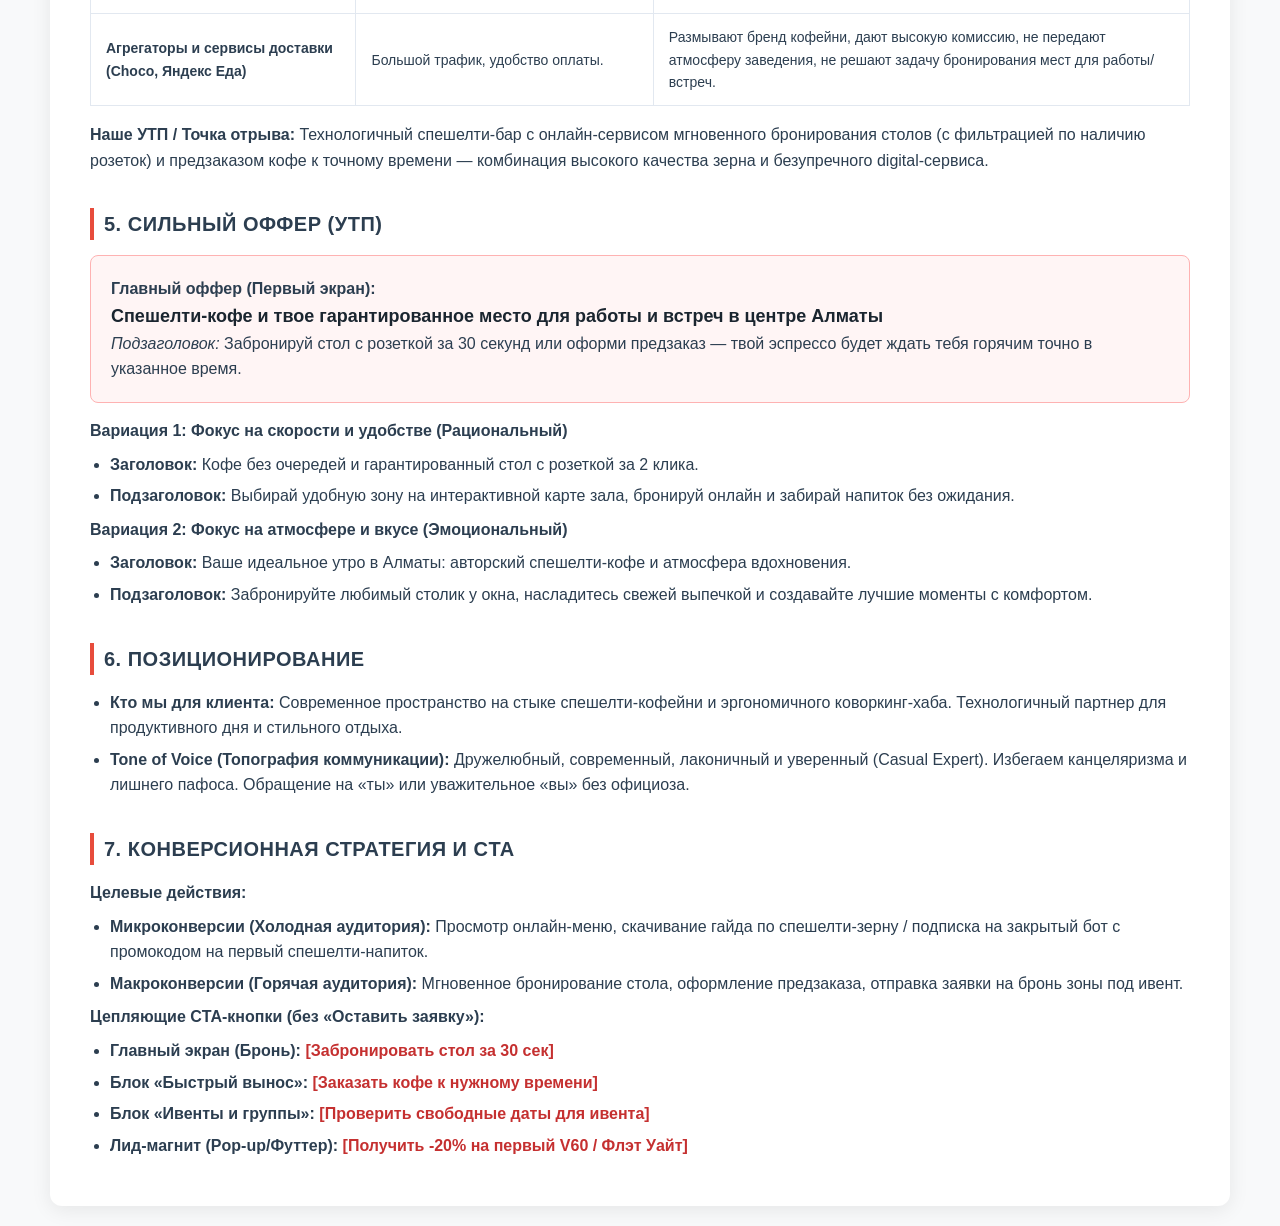
<file: analitics.html>
<!DOCTYPE html>
<html lang="ru">
<head>
<meta charset="UTF-8">
<style>
  body {
    font-family: 'Segoe UI', -apple-system, BlinkMacSystemFont, Roboto, sans-serif;
    line-height: 1.6;
    color: #2c3e50;
    background-color: #f8f9fa;
    margin: 0;
    padding: 20px;
  }
  .container {
    max-width: 1100px;
    margin: 0 auto;
    background: #ffffff;
    padding: 40px;
    border-radius: 12px;
    box-shadow: 0 4px 20px rgba(0,0,0,0.08);
  }
  h1 {
    color: #1a252f;
    border-bottom: 3px solid #e74c3c;
    padding-bottom: 12px;
    margin-top: 0;
    font-size: 28px;
  }
  .section-title {
    font-size: 20px;
    font-weight: 700;
    color: #2c3e50;
    margin-top: 35px;
    margin-bottom: 15px;
    text-transform: uppercase;
    letter-spacing: 0.5px;
    border-left: 4px solid #e74c3c;
    padding-left: 10px;
  }
  table {
    width: 100%;
    border-collapse: collapse;
    margin: 15px 0;
    background: #ffffff;
  }
  th, td {
    border: 1px solid #e2e8f0;
    padding: 12px 15px;
    text-align: left;
    font-size: 14px;
  }
  th {
    background-color: #f1f5f9;
    color: #1e293b;
    font-weight: 600;
  }
  ul {
    margin: 8px 0;
    padding-left: 20px;
  }
  li {
    margin-bottom: 6px;
  }
  .offer-box {
    background-color: #fff5f5;
    border: 1px solid #feb2b2;
    border-radius: 8px;
    padding: 20px;
    margin: 15px 0;
  }
  .jtbd-card {
    background: #f8fafc;
    border-radius: 8px;
    padding: 15px;
    margin-bottom: 12px;
    border-left: 3px solid #3182ce;
  }
  .highlight {
    font-weight: bold;
    color: #c53030;
  }
</style>
</head>
<body>

<div class="container">
  <h1>Стратегия конверсионного веб-решения для кофейни в г. Алматы</h1>

  <div class="section-title">1. Целевая аудитория (ЦА)</div>
  <table>
    <thead>
      <tr>
        <th>Характеристика</th>
        <th>Сегмент 1: «Digital-кочевники и фрилансеры»</th>
        <th>Сегмент 2: «Городские эстеты и зумеры»</th>
        <th>Сегмент 3: «Организаторы мероприятий и корпораты»</th>
      </tr>
    </thead>
    <tbody>
      <tr>
        <td><b>Социо-демография</b></td>
        <td>23–38 лет, M/Ж, доход средний+. IT, маркетинг, дизайн. Работают удаленно в районах ЖК «Легенда», «Гагарин Парк», Центр (Золотой квадрат).</td>
        <td>18–28 лет, M/Ж, активные пользователи соцсетей (TikTok, Instagram). Студенты престижных вузов (КБТУ, KIMEP, КазНУ), молодые специалисты.</td>
        <td>25–45 лет, M/Ж, HR-менеджеры, event-продюсеры, организаторы мастер-классов, закрытых встреч и комьюнити-ивентов.</td>
      </tr>
      <tr>
        <td><b>Психография</b></td>
        <td>Ценят комфорт, эргономику, доступ к быстрым розеткам и стабильному Wi-Fi. Кофе — топливо для работы и предлог для смены обстановки.</td>
        <td>Ищут визуальный контент, тренды (спешелти, альтернативное молоко, десерты), стильную локацию для встреч с друзьями и снимков.</td>
        <td>Важна надежность, предсказуемость сервиса, возможность бронирования столов/зоны без лишней бюрократии и накладных расходов.</td>
      </tr>
      <tr>
        <td><b>Критерии выбора</b></td>
        <td><b>Скорость и простота:</b> наличие свободных мест, розетки у каждого стола, быстрый интернет, качественный спешелти-кофе.</td>
        <td><b>Эстетика и атмосфера:</b> визуальный стиль интерьера, подача, фотогеничность зон, статусность места.</td>
        <td><b>Гарантии и удобство:</b> быстрое бронирование, возможность предоплаты онлайн, спецменю для групп.</td>
      </tr>
    </tbody>
  </table>

  <div class="section-title">2. Jobs To Be Done (JTBD)</div>
  <div class="jtbd-card">
    <b>Сегмент «Digital-кочевники»:</b><br>
    «<b>Когда</b> мне нужно отработать 3–4 часа вне дома в районе Центра, <b>я хочу</b> быстро узнать через сайт наличие свободных мест с розетками и забронировать стол с предзаказом фильтр-кофе, <b>чтобы</b> не тратить время на поиск места на месте и сразу приступить к работе.»
  </div>
  <div class="jtbd-card">
    <b>Сегмент «Городские эстеты»:</b><br>
    «<b>Когда</b> я планирую встречу с друзьями на выходных, <b>я хочу</b> увидеть эстетичное меню, актуальные спец-напитки и забронировать столик в пару кликов через смартфон, <b>чтобы</b> получить яркий визуальный опыт, выложить контент и гарантированно сесть в красивой зоне.»
  </div>
  <div class="jtbd-card">
    <b>Сегмент «Организаторы и корпораты»:</b><br>
    «<b>Когда</b> мне нужно провести камерный мастер-класс или встречу клуба на 8–12 человек, <b>я хочу</b> забронировать отдельную зону и согласовать кофе-брейк онлайн без долгих звонков, <b>чтобы</b> мероприятие прошло без сбоев.»
  </div>

  <div class="section-title">3. Боли и барьеры клиентов</div>
  <ul>
    <li><b>Страх «Приеду, а мест нет»:</b> Высокая загрузка популярных кофеен Алматы в пиковые часы. Клиенты боятся потратить время на дорогу и остаться без стола.</li>
    <li><b>Отсутствие базовой инфраструктуры:</b> Непонимание, есть ли розетки, быстрый Wi-Fi и можно ли сидеть с ноутбуком (в некоторых местах Алматы действует негласный запрет на работу).</li>
    <li><b>Непрозрачность бронирования:</b> Требование звонить по телефону или долго переписываться в WhatsApp без гарантии фиксации брони.</li>
    <li><b>Скрытые возражения на сайте:</b> «Вдруг бронь слетит?», «Нужно ли вносить предоплату?», «Есть ли парковка или альтернативное молоко в меню?».</li>
  </ul>

  <div class="section-title">4. Анализ конкурентов</div>
  <table>
    <thead>
      <tr>
        <th>Категория конкурентов</th>
        <th>Сильные стороны</th>
        <th>Слабые стороны (сайты / офферы)</th>
      </tr>
    </thead>
    <tbody>
      <tr>
        <td><b>Крупные сети (например, Traveler’s, Costa, Coffee Boom)</b></td>
        <td>Узнаваемость бренда, широкая филиальная сеть, отлаженные процессы.</td>
        <td>Устаревшие сайты-каталоги, отсутствие интерактивного бронирования столов в реальном времени, фокус на масс-маркет без акцента на спешелти-культуру.</td>
      </tr>
      <tr>
        <td><b>Локальные концептуальные кофейни (Золотой квадрат)</b></td>
        <td>Сильный стильный инстаграм, уникальная атмосфера, лояльное комьюнити.</td>
        <td>Отсутствие полноценных веб-сайтов (только ссылка в Taplink/Instagram), сложный процесс бронирования через директ/WhatsApp, нет онлайн-предзаказа.</td>
      </tr>
      <tr>
        <td><b>Агрегаторы и сервисы доставки (Choco, Яндекс Еда)</b></td>
        <td>Большой трафик, удобство оплаты.</td>
        <td>Размывают бренд кофейни, дают высокую комиссию, не передают атмосферу заведения, не решают задачу бронирования мест для работы/встреч.</td>
      </tr>
    </tbody>
  </table>
  <p><b>Наше УТП / Точка отрыва:</b> Технологичный спешелти-бар с онлайн-сервисом мгновенного бронирования столов (с фильтрацией по наличию розеток) и предзаказом кофе к точному времени — комбинация высокого качества зерна и безупречного digital-сервиса.</p>

  <div class="section-title">5. Сильный оффер (УТП)</div>
  <div class="offer-box">
    <b>Главный оффер (Первый экран):</b><br>
    <span style="font-size: 18px; font-weight: bold; color: #1a252f;">Спешелти-кофе и твое гарантированное место для работы и встреч в центре Алматы</span><br>
    <i>Подзаголовок:</i> Забронируй стол с розеткой за 30 секунд или оформи предзаказ — твой эспрессо будет ждать тебя горячим точно в указанное время.
  </div>

  <b>Вариация 1: Фокус на скорости и удобстве (Рациональный)</b>
  <ul>
    <li><b>Заголовок:</b> Кофе без очередей и гарантированный стол с розеткой за 2 клика.</li>
    <li><b>Подзаголовок:</b> Выбирай удобную зону на интерактивной карте зала, бронируй онлайн и забирай напиток без ожидания.</li>
  </ul>

  <b>Вариация 2: Фокус на атмосфере и вкусе (Эмоциональный)</b>
  <ul>
    <li><b>Заголовок:</b> Ваше идеальное утро в Алматы: авторский спешелти-кофе и атмосфера вдохновения.</li>
    <li><b>Подзаголовок:</b> Забронируйте любимый столик у окна, насладитесь свежей выпечкой и создавайте лучшие моменты с комфортом.</li>
  </ul>

  <div class="section-title">6. Позиционирование</div>
  <ul>
    <li><b>Кто мы для клиента:</b> Современное пространство на стыке спешелти-кофейни и эргономичного коворкинг-хаба. Технологичный партнер для продуктивного дня и стильного отдыха.</li>
    <li><b>Tone of Voice (Топография коммуникации):</b> Дружелюбный, современный, лаконичный и уверенный (Casual Expert). Избегаем канцеляризма и лишнего пафоса. Обращение на «ты» или уважительное «вы» без официоза.</li>
  </ul>

  <div class="section-title">7. Конверсионная стратегия и CTA</div>
  <b>Целевые действия:</b>
  <ul>
    <li><b>Микроконверсии (Холодная аудитория):</b> Просмотр онлайн-меню, скачивание гайда по спешелти-зерну / подписка на закрытый бот с промокодом на первый спешелти-напиток.</li>
    <li><b>Макроконверсии (Горячая аудитория):</b> Мгновенное бронирование стола, оформление предзаказа, отправка заявки на бронь зоны под ивент.</li>
  </ul>

  <b>Цепляющие CTA-кнопки (без «Оставить заявку»):</b>
  <ul>
    <li><b>Главный экран (Бронь):</b> <span class="highlight">[Забронировать стол за 30 сек]</span></li>
    <li><b>Блок «Быстрый вынос»:</b> <span class="highlight">[Заказать кофе к нужному времени]</span></li>
    <li><b>Блок «Ивенты и группы»:</b> <span class="highlight">[Проверить свободные даты для ивента]</span></li>
    <li><b>Лид-магнит (Pop-up/Футтер):</b> <span class="highlight">[Получить -20% на первый V60 / Флэт Уайт]</span></li>
  </ul>
</div>

</body>
</html>
</file>
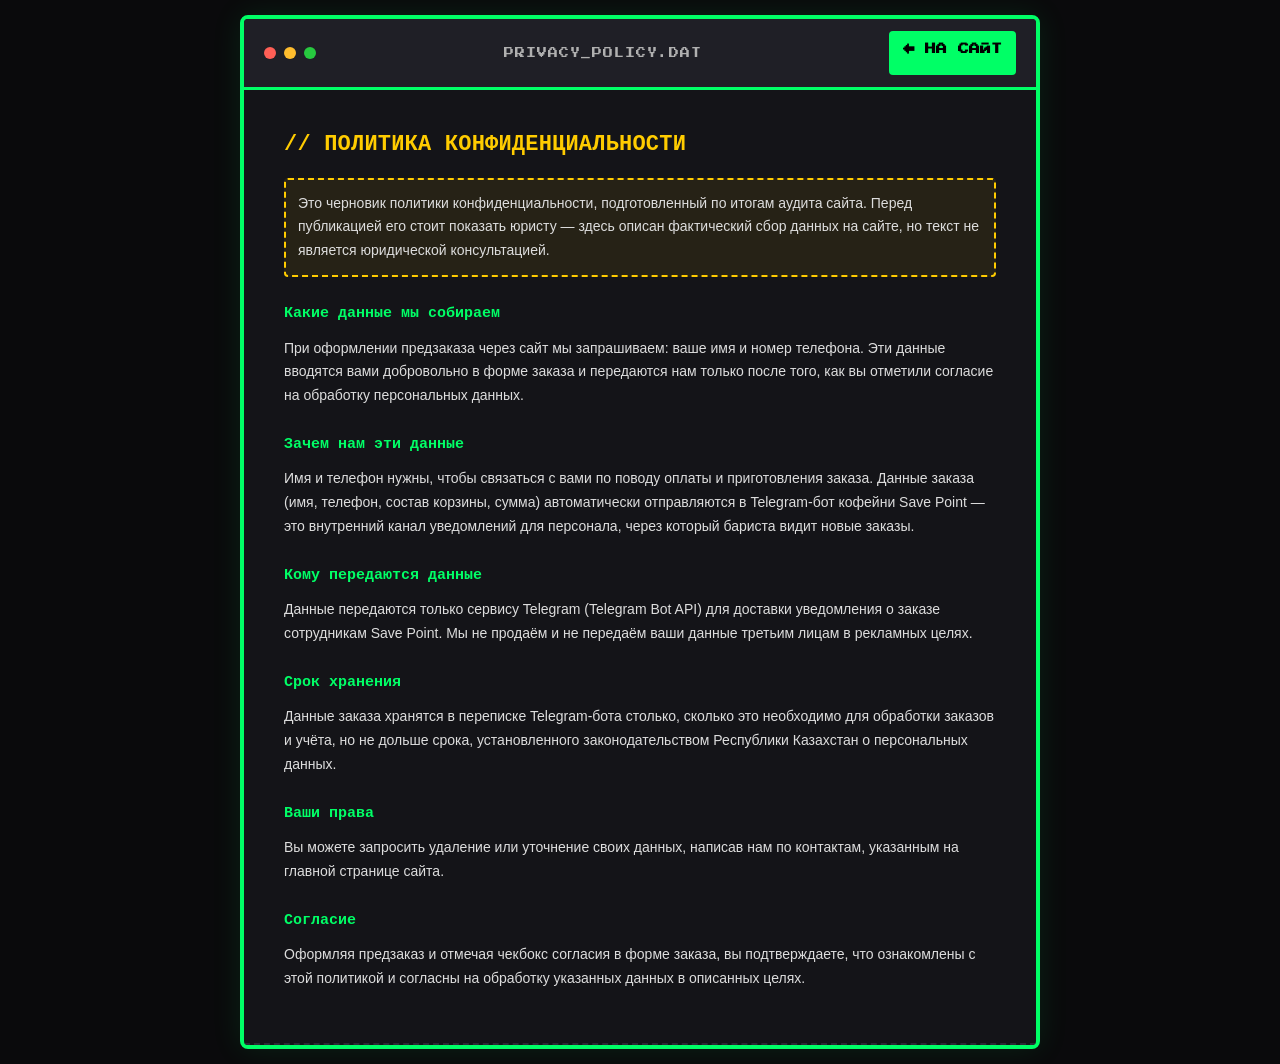
<file: privacy.html>
<!DOCTYPE html>
<html lang="ru">
<head>
    <meta charset="UTF-8">
    <meta name="viewport" content="width=device-width, initial-scale=1.0">
    <title>Политика конфиденциальности | Save Point</title>
    <meta name="description" content="Политика конфиденциальности Save Point: какие данные собираются при оформлении предзаказа и как они используются.">
    <meta name="robots" content="noindex">
    <link rel="icon" href="favicon.svg" type="image/svg+xml">
    <link rel="stylesheet" href="style.css">
    <link rel="preconnect" href="https://fonts.googleapis.com">
    <link rel="preconnect" href="https://fonts.gstatic.com" crossorigin>
    <link href="https://fonts.googleapis.com/css2?family=Press+Start+2P&display=swap" rel="stylesheet">
</head>
<body>
    <div class="terminal-container legal-container">
        <header class="terminal-header">
            <div class="window-buttons">
                <span class="btn-dot red" aria-hidden="true"></span>
                <span class="btn-dot yellow" aria-hidden="true"></span>
                <span class="btn-dot green" aria-hidden="true"></span>
            </div>
            <div class="window-title">PRIVACY_POLICY.DAT</div>
            <a class="menu-trigger-btn" href="index.html">← НА САЙТ</a>
        </header>

        <main class="section legal-content">
            <h1 class="section-title">// ПОЛИТИКА КОНФИДЕНЦИАЛЬНОСТИ</h1>

            <p class="legal-note">
                Это черновик политики конфиденциальности, подготовленный по итогам аудита сайта.
                Перед публикацией его стоит показать юристу — здесь описан фактический сбор данных
                на сайте, но текст не является юридической консультацией.
            </p>

            <h2>Какие данные мы собираем</h2>
            <p>При оформлении предзаказа через сайт мы запрашиваем: ваше имя и номер телефона.
            Эти данные вводятся вами добровольно в форме заказа и передаются нам только после того,
            как вы отметили согласие на обработку персональных данных.</p>

            <h2>Зачем нам эти данные</h2>
            <p>Имя и телефон нужны, чтобы связаться с вами по поводу оплаты и приготовления заказа.
            Данные заказа (имя, телефон, состав корзины, сумма) автоматически отправляются в
            Telegram-бот кофейни Save Point — это внутренний канал уведомлений для персонала,
            через который бариста видит новые заказы.</p>

            <h2>Кому передаются данные</h2>
            <p>Данные передаются только сервису Telegram (Telegram Bot API) для доставки уведомления
            о заказе сотрудникам Save Point. Мы не продаём и не передаём ваши данные третьим лицам
            в рекламных целях.</p>

            <h2>Срок хранения</h2>
            <p>Данные заказа хранятся в переписке Telegram-бота столько, сколько это необходимо для
            обработки заказов и учёта, но не дольше срока, установленного законодательством
            Республики Казахстан о персональных данных.</p>

            <h2>Ваши права</h2>
            <p>Вы можете запросить удаление или уточнение своих данных, написав нам по контактам,
            указанным на главной странице сайта.</p>

            <h2>Согласие</h2>
            <p>Оформляя предзаказ и отмечая чекбокс согласия в форме заказа, вы подтверждаете,
            что ознакомлены с этой политикой и согласны на обработку указанных данных в описанных
            целях.</p>
        </main>
    </div>
</body>
</html>
</file>
<file: style.css>
:root {
    --bg-dark: #0a0a0c;
    --card-bg: #141418;
    --accent-green: #00ff66;
    --accent-pink: #ff77a8;
    --accent-yellow: #ffcc00;
    --accent-red: #ff5f56;
    --text-color: #e0e0e0;
    --text-dim: #b7b7c2; /* secondary copy: kept light enough for AA contrast on dark backgrounds */
    /* Display font: reserved for short window-chrome labels only (title bar, MENU button,
       tiny badges). It is illegible in long strings, so body copy never uses it. */
    --font-display: 'Press Start 2P', monospace;
    /* Reading font: everything a visitor actually has to read — headings, paragraphs,
       buttons, form fields, menu items. Monospace keeps the terminal identity without
       sacrificing legibility the way the pixel font did. */
    --font-mono: 'JetBrains Mono', 'Fira Code', 'Courier New', monospace;
}

* {
    box-sizing: border-box;
    margin: 0;
    padding: 0;
}

body {
    background-color: var(--bg-dark);
    color: var(--text-color);
    font-family: var(--font-mono);
    font-size: 16px;
    padding: 15px;
    line-height: 1.6;
}

/* Display (pixel) font: only the window-chrome labels below ever use it, and only at
   sizes >= 10px where it stays legible. Never applied to paragraphs or buttons. */
.window-title,
.menu-trigger-btn,
.badge,
.brand-kicker,
.modal-header span,
.close-modal {
    font-family: var(--font-display);
}

.main-title,
.section-title,
.card h3,
.faq-heading,
.cart-summary h3,
.hall-map-title {
    font-family: var(--font-mono);
    font-weight: 800;
}

/* ===== Inline icon sprite ===== */
.icon {
    width: 1em;
    height: 1em;
    display: inline-block;
    vertical-align: -0.15em;
    flex-shrink: 0;
    fill: none;
    stroke: currentColor;
}
.icon.icon-filled {
    fill: currentColor;
    stroke: none;
}

.terminal-container {
    max-width: 1000px;
    margin: 0 auto;
    background-color: var(--card-bg);
    border: 4px solid var(--accent-green);
    border-radius: 8px;
    box-shadow: 0 0 30px rgba(0, 255, 102, 0.1);
    overflow: hidden;
}

.terminal-header {
    background-color: #1f1f26;
    padding: 12px 20px;
    display: flex;
    align-items: center;
    justify-content: space-between;
    border-bottom: 3px solid var(--accent-green);
}

.window-buttons {
    display: flex;
    gap: 8px;
}

.btn-dot {
    width: 12px;
    height: 12px;
    border-radius: 50%;
}
.red { background: #ff5f56; }
.yellow { background: #ffbd2e; }
.green { background: #27c93f; }

.window-title {
    font-size: 10px;
    color: #b0b0b0;
    letter-spacing: 1px;
}

.menu-trigger-btn {
    background: var(--accent-green);
    color: #000;
    border: none;
    padding: 10px 14px;
    font-size: 11px;
    cursor: pointer;
    font-weight: bold;
    border-radius: 4px;
    transition: opacity 0.2s;
    min-height: 44px;
}
.menu-trigger-btn:hover { opacity: 0.8; }

.hero-section {
    display: grid;
    grid-template-columns: 1fr 1fr;
    gap: 30px;
    padding: 40px;
    align-items: center;
    border-bottom: 2px dashed #2a2a35;
}

@media (max-width: 768px) {
    /* Mobile gets its own hero layout rather than a squeezed 2-column one:
       - align-items switches to start and min-height is left at auto so the
         section is only ever as tall as its content — never centers content
         inside a viewport-tall box and leaves dead space above it.
       - the window title is dropped in favor of the MENU button (see below),
         so .hero-info's sibling order changes accordingly. */
    .hero-section {
        grid-template-columns: 1fr;
        padding: 20px;
        gap: 20px;
        align-items: start;
        min-height: auto;
    }

    /* .hero-info has no box styling of its own (see animation rules below),
       so turning it into `display: contents` lets its children and
       .game-box be reordered together as one flat mobile-only sequence:
       hook (badge/kicker/title) -> fortune cookie -> subtitle/CTAs.
       This guarantees the cookie widget lands inside the first mobile
       screen instead of after two paragraphs and three buttons. */
    .hero-info {
        display: contents;
    }
    .hero-info .badge { order: 1; }
    .hero-info .brand-kicker { order: 2; }
    .hero-info .main-title { order: 3; }
    .game-box { order: 4; }
    .hero-info .subtitle { order: 5; }
    .hero-info .hero-actions { order: 6; }

    /* MENU is the primary mobile action; the window-chrome title text is
       decorative and just competes with it for space on narrow screens. */
    .window-title {
        display: none;
    }
}

@media (max-width: 480px) {
    /* Stack hero CTAs full-width so long Russian button labels always
       wrap inside their own button instead of getting squeezed next to
       a sibling button. */
    .hero-actions {
        flex-direction: column;
        align-items: stretch;
    }
    .hero-actions .retro-btn,
    .hero-actions .btn-skip {
        width: 100%;
        text-align: center;
    }
}

.badge {
    color: var(--accent-pink);
    font-size: 10px;
    text-transform: uppercase;
    display: inline-block;
    margin-bottom: 15px;
    line-height: 1.6;
}

.main-title {
    font-size: clamp(26px, 7vw, 38px);
    color: var(--accent-green);
    margin-bottom: 20px;
    line-height: 1.25;
    letter-spacing: -0.3px;
    text-shadow: 3px 3px 0 #004400;
}

.subtitle {
    font-size: 16px;
    line-height: 1.6;
    color: var(--text-dim);
    margin-bottom: 25px;
}

.hero-actions {
    display: flex;
    gap: 15px;
    align-items: center;
    flex-wrap: wrap;
}

/* Descriptor strip under the header, above the hero */
.site-descriptor {
    font-size: 13px;
    color: var(--text-dim);
    letter-spacing: 0.2px;
    padding: 10px 20px;
    border-bottom: 2px dashed #2a2a35;
    background: #101014;
}

.brand-kicker {
    display: block;
    font-size: 12px;
    color: var(--accent-yellow);
    letter-spacing: 1px;
    margin-bottom: 10px;
}

.retro-btn {
    font-family: var(--font-mono);
    font-weight: 700;
    background: transparent;
    border: 2px solid var(--accent-green);
    color: var(--accent-green);
    padding: 13px 20px;
    font-size: 14px;
    letter-spacing: 0.2px;
    cursor: pointer;
    transition: all 0.2s;
    border-radius: 4px;
    min-height: 48px;
    display: inline-flex;
    align-items: center;
    justify-content: center;
    gap: 8px;
    /* Long RU labels wrap onto their own line instead of overflowing the
       button and overlapping neighboring text. */
    white-space: normal;
    text-align: center;
    line-height: 1.3;
}
.retro-btn:hover {
    background: var(--accent-green);
    color: #000;
}

.retro-btn.primary {
    background: var(--accent-green);
    color: #000;
}
.retro-btn.primary:hover {
    background: transparent;
    color: var(--accent-green);
}

.small-btn {
    padding: 10px 14px;
    font-size: 13px;
    min-height: 44px;
    display: inline-flex;
    align-items: center;
    justify-content: center;
}

.btn-skip {
    color: var(--accent-yellow);
    font-size: 13px;
    font-weight: 700;
    text-decoration: none;
}
.btn-skip:hover { opacity: 0.7; }

/* Fortune cookie area */
.game-box {
    background: #0d0d10;
    border: 2px dashed var(--accent-green);
    border-radius: 6px;
    padding: 20px;
    text-align: center;
}

.pixel-canvas {
    height: 100px;
    display: flex;
    flex-direction: column;
    justify-content: center;
    align-items: center;
    position: relative;
}

.cookie-display {
    font-size: 44px;
    line-height: 1;
    cursor: pointer;
    user-select: none;
    transition: transform 0.2s;
}
.cookie-display:hover { transform: scale(1.1); }
.cookie-display:active { transform: scale(0.95); }

.recipe-status {
    font-size: 13px;
    color: var(--text-dim);
    margin-top: 10px;
    line-height: 1.5;
}

.fortune-card {
    margin-top: 15px;
    background: rgba(255, 204, 0, 0.08);
    border: 2px solid var(--accent-yellow);
    padding: 12px;
    border-radius: 4px;
    animation: fadeIn 0.4s ease;
}

.fortune-title {
    display: flex;
    align-items: center;
    gap: 6px;
    font-size: 12px;
    font-weight: 700;
    color: var(--accent-yellow);
    margin-bottom: 6px;
}

.fortune-text {
    font-size: 13px;
    color: #ddd;
    line-height: 1.6;
}

.controls-panel {
    display: flex;
    justify-content: center;
    margin-top: 15px;
}

/* Shared section styles */
.section {
    padding: 40px;
    border-bottom: 2px dashed #2a2a35;
}
.section-title {
    font-size: clamp(18px, 3.6vw, 22px);
    color: var(--accent-yellow);
    margin-bottom: 18px;
    letter-spacing: 0.2px;
    line-height: 1.35;
}

.grid-3 {
    display: grid;
    grid-template-columns: repeat(3, 1fr);
    gap: 20px;
}
.grid-2 {
    display: grid;
    grid-template-columns: repeat(2, 1fr);
    gap: 20px;
}
.grid-4 {
    display: grid;
    grid-template-columns: repeat(auto-fit, minmax(200px, 1fr));
    gap: 20px;
}

.section-lead {
    font-size: 16px;
    color: var(--text-dim);
    line-height: 1.6;
    margin-bottom: 22px;
    max-width: 68ch;
}

@media (max-width: 768px) {
    .grid-3, .grid-2, .grid-4, .contacts-grid { grid-template-columns: 1fr; }
    .section { padding: 20px; }
}

@media (max-width: 420px) {
    .section { padding: 16px; }
}

.card {
    background: #1a1a22;
    border: 2px solid #333;
    padding: 20px;
    border-radius: 6px;
    transition: border-color 0.2s;
}
.card:hover { border-color: var(--accent-green); }

.card h3 {
    display: flex;
    align-items: center;
    gap: 8px;
    font-size: 17px;
    color: var(--accent-green);
    margin-bottom: 12px;
    line-height: 1.3;
}
.card h3 .icon { color: var(--accent-green); font-size: 20px; }

.card p {
    font-size: 15px;
    line-height: 1.6;
    color: var(--text-dim);
}

.product-card {
    display: flex;
    flex-direction: column;
    justify-content: space-between;
}

.product-icon {
    width: 32px;
    height: 32px;
    color: var(--accent-green);
    margin-bottom: 10px;
}
.product-desc { font-size: 14px; margin: 10px 0; color: var(--text-dim); line-height: 1.5; }
.product-footer {
    display: flex;
    justify-content: space-between;
    align-items: center;
    margin-top: 15px;
    gap: 10px;
}
.price { font-size: 15px; font-weight: 700; color: var(--accent-yellow); }

.review-card .review-text { font-style: italic; margin-bottom: 10px; font-size: 15px; line-height: 1.6; color: var(--text-color); }
.review-author { font-size: 12px; color: var(--accent-pink); font-weight: 700; }

.contacts-grid {
    display: grid;
    grid-template-columns: 1fr 1fr;
    gap: 20px;
}
.map-container {
    display: flex;
    flex-direction: column;
    gap: 10px;
}
.retro-map {
    background: #050507;
    border: 2px solid var(--accent-green);
    height: 100%;
    min-height: 220px;
    overflow: hidden;
    position: relative;
}
.map-frame {
    display: block;
    width: 100%;
    height: 100%;
    min-height: 220px;
    border: 0;
    filter: grayscale(0.2) contrast(1.1) brightness(0.9);
}
.map-link {
    align-self: flex-start;
    text-decoration: none;
}

/* MODALS */
.modal-overlay {
    position: fixed;
    top: 0; left: 0; width: 100%; height: 100%;
    background: rgba(0, 0, 0, 0.85);
    display: flex;
    justify-content: center;
    align-items: center;
    z-index: 1000;
    padding: 15px;
    opacity: 0;
    transition: opacity 0.25s ease;
}

.modal-overlay.is-open {
    opacity: 1;
}

.modal-terminal {
    background: #141418;
    border: 4px solid var(--accent-green);
    width: 100%;
    max-width: 560px;
    border-radius: 8px;
    overflow: hidden;
    box-shadow: 0 0 40px rgba(0, 255, 102, 0.2);
    transform: translateY(16px) scale(0.98);
    transition: transform 0.25s ease;
}

.modal-overlay.is-open .modal-terminal {
    transform: translateY(0) scale(1);
}

@media (prefers-reduced-motion: reduce) {
    .modal-overlay, .modal-terminal { transition: none; }
}

.modal-header {
    background: #1f1f26;
    padding: 10px 15px;
    display: flex;
    justify-content: space-between;
    align-items: center;
    font-size: 10px;
    border-bottom: 3px solid var(--accent-green);
    color: var(--accent-green);
}

.close-modal {
    background: none;
    border: none;
    color: var(--accent-red);
    font-size: 11px;
    cursor: pointer;
    min-width: 44px;
    min-height: 44px;
    display: inline-flex;
    align-items: center;
    justify-content: center;
    margin: -10px -15px -10px 0;
}

.modal-body {
    padding: 20px;
    max-height: 75vh;
    overflow-y: auto;
}

.cart-summary {
    margin-top: 20px;
    border-top: 2px solid var(--accent-green);
    padding-top: 15px;
}

.cart-summary h3 {
    font-size: 15px;
    color: var(--accent-yellow);
    margin-bottom: 12px;
}

.cart-items-empty,
.form-prompt {
    font-size: 13px;
    color: var(--text-dim);
    margin-bottom: 10px;
    line-height: 1.5;
    display: block;
}

.cart-item-row {
    display: flex;
    justify-content: space-between;
    align-items: center;
    font-size: 14px;
    margin-bottom: 8px;
    color: #ffffff;
    gap: 8px;
}

.cart-total {
    font-size: 17px;
    font-weight: 700;
    color: var(--accent-green);
    margin: 15px 0;
    text-align: right;
}

.order-form {
    margin-top: 15px;
}

.retro-input {
    font-family: var(--font-mono);
    background: #000;
    border: 2px solid var(--text-color);
    color: #fff;
    padding: 12px 10px;
    width: 100%;
    font-size: 16px; /* >=16px prevents iOS auto-zoom on focus */
    margin-bottom: 10px;
    border-radius: 4px;
}

.full-width { width: 100%; }

.alert-terminal { max-width: 450px; }
.success-icon {
    width: 44px;
    height: 44px;
    color: var(--accent-green);
    margin: 0 auto 15px;
}
.alert-desc { font-size: 13px; color: var(--accent-green); margin-bottom: 15px; font-weight: 700; }
.payment-instruction { font-size: 13px; line-height: 1.6; color: var(--text-dim); margin-bottom: 20px; }

.hidden { display: none !important; }

@keyframes fadeIn {
    from { opacity: 0; transform: translateY(5px); }
    to { opacity: 1; transform: translateY(0); }
}

/* ===== Form: honeypot, consent, inline errors ===== */

.hp-field {
    position: absolute;
    left: -9999px;
    top: -9999px;
    width: 0;
    height: 0;
    overflow: hidden;
}

.consent-row {
    display: flex;
    align-items: flex-start;
    gap: 8px;
    font-size: 12.5px;
    line-height: 1.5;
    color: var(--text-dim);
    margin-bottom: 14px;
    cursor: pointer;
}
.consent-row input {
    margin-top: 3px;
    width: 18px;
    height: 18px;
    flex-shrink: 0;
    accent-color: var(--accent-green);
}
.consent-row a {
    color: var(--accent-yellow);
}

.form-error {
    font-size: 13px;
    color: var(--accent-red);
    border: 1px dashed var(--accent-red);
    padding: 8px;
    border-radius: 4px;
    margin-bottom: 12px;
    line-height: 1.5;
}

.retro-btn:disabled {
    opacity: 0.4;
    cursor: not-allowed;
}
.retro-btn:disabled:hover {
    background: transparent;
    color: var(--accent-green);
}
.retro-btn.primary:disabled:hover {
    background: var(--accent-green);
    color: #000;
}

/* ===== Cart: remove-item button ===== */

.cart-remove-btn {
    background: none;
    border: none;
    color: var(--accent-red);
    cursor: pointer;
    margin-left: 4px;
    min-width: 36px;
    min-height: 36px;
    display: inline-flex;
    align-items: center;
    justify-content: center;
}
.cart-remove-btn:hover { opacity: 0.7; }
.cart-remove-btn .icon { width: 14px; height: 14px; }

/* ===== Site footer ===== */

.site-footer {
    padding: 18px 40px;
    text-align: center;
    font-size: 12px;
    color: #8f8f96;
    border-top: 2px dashed #2a2a35;
}
.site-footer a {
    color: var(--accent-yellow);
}
@media (max-width: 768px) {
    .site-footer { padding: 16px 20px; }
}

/* ===== Accessible focus ring, retro-styled ===== */

:focus-visible {
    outline: 2px dashed var(--accent-yellow);
    outline-offset: 3px;
}

/* ===== Scroll-reveal for sections =====
   Content is visible by default. Only once JS confirms it actually ran
   (and added .js-reveal-ready to <html>) do .reveal sections start hidden
   and fade in via IntersectionObserver. This way a JS failure, a blocked
   script, or a crawler that doesn't execute JS never hides the page. */

.js-reveal-ready .reveal {
    opacity: 0;
    transform: translateY(24px);
    transition: opacity 0.6s ease, transform 0.6s ease;
}
.js-reveal-ready .reveal.is-visible {
    opacity: 1;
    transform: translateY(0);
}

/* ===== Hero entrance (respects prefers-reduced-motion) ===== */

@media (prefers-reduced-motion: no-preference) {
    .hero-info > * {
        opacity: 0;
        animation: heroEnter 0.6s ease forwards;
    }
    .hero-info > *:nth-child(1) { animation-delay: 0.05s; }
    .hero-info > *:nth-child(2) { animation-delay: 0.12s; }
    .hero-info > *:nth-child(3) { animation-delay: 0.2s; }
    .hero-info > *:nth-child(4) { animation-delay: 0.3s; }
    .hero-info > *:nth-child(5) { animation-delay: 0.4s; }

    .game-box {
        opacity: 0;
        animation: heroEnter 0.6s ease forwards;
        animation-delay: 0.3s;
    }
}

@keyframes heroEnter {
    from { opacity: 0; transform: translateY(16px); }
    to { opacity: 1; transform: translateY(0); }
}

/* ===== Card tilt / magnetic button (enabled by JS on mouse devices only) ===== */

.card {
    transition: border-color 0.2s, transform 0.15s ease;
    will-change: transform;
}

.retro-btn.primary {
    transition: all 0.2s, transform 0.15s ease;
    will-change: transform;
}

/* ===== Custom pixel cursor — mouse-capable devices only ===== */

.custom-cursor {
    position: fixed;
    top: 0;
    left: 0;
    width: 14px;
    height: 14px;
    background: var(--accent-green);
    border: 2px solid #000;
    pointer-events: none;
    z-index: 9999;
    transform: translate(-50%, -50%);
    transition: transform 0.08s ease, background 0.2s ease, width 0.15s ease, height 0.15s ease, opacity 0.15s ease;
    display: none;
    opacity: 0;
}
html.has-custom-cursor .custom-cursor {
    display: block;
}
.custom-cursor.is-ready {
    opacity: 1;
}
html.has-custom-cursor,
html.has-custom-cursor a,
html.has-custom-cursor button {
    cursor: none;
}
.custom-cursor.is-active {
    width: 22px;
    height: 22px;
    background: var(--accent-yellow);
}

/* ===== Problem section ===== */

.problem-card {
    border-color: rgba(255, 95, 86, 0.35);
}
.problem-card:hover {
    border-color: #ff5f56;
}
.problem-card h3 {
    color: #ff8a80;
}
.problem-card h3 .icon { color: #ff8a80; }

/* ===== Solution: feature table ===== */

.table-scroll {
    overflow-x: auto;
    -webkit-overflow-scrolling: touch;
    margin-bottom: 22px;
}

.feature-table {
    width: 100%;
    min-width: 480px;
    border-collapse: collapse;
}

.feature-table th,
.feature-table td {
    text-align: left;
    padding: 12px 14px;
    font-size: 14px;
    line-height: 1.5;
    border-bottom: 1px dashed #2a2a35;
    vertical-align: top;
}

.feature-table th {
    color: var(--accent-green);
    font-size: 13px;
    font-weight: 700;
    border-bottom: 2px solid var(--accent-green);
}

.feature-table td:first-child {
    color: var(--accent-yellow);
    font-weight: 700;
    white-space: nowrap;
}
.feature-table td:last-child {
    color: var(--text-dim);
}

/* ===== Menu badges ===== */

.menu-badge {
    display: inline-flex;
    align-items: center;
    gap: 5px;
    font-size: 11px;
    font-weight: 700;
    padding: 5px 8px;
    border-radius: 4px;
    margin-bottom: 10px;
    letter-spacing: 0.2px;
}
.badge-hit { background: rgba(255, 119, 168, 0.15); color: var(--accent-pink); border: 1px solid var(--accent-pink); }
.badge-nomad { background: rgba(0, 255, 102, 0.12); color: var(--accent-green); border: 1px solid var(--accent-green); }
.badge-trend { background: rgba(255, 204, 0, 0.12); color: var(--accent-yellow); border: 1px solid var(--accent-yellow); }

/* ===== Offer bonus + promo code ===== */

.offer-bonus {
    animation: none;
    max-width: 640px;
    margin-bottom: 22px;
}
.promo-code {
    font-weight: 700;
    color: var(--accent-yellow);
    letter-spacing: 0.5px;
    border: 1px dashed var(--accent-yellow);
    padding: 2px 6px;
    border-radius: 3px;
}

/* ===== Occupancy indicator ===== */

.occupancy-indicator {
    display: inline-flex;
    align-items: center;
    gap: 10px;
    background: #0d0d10;
    border: 2px dashed var(--accent-green);
    border-radius: 6px;
    padding: 12px 16px;
    font-size: 14px;
    color: #ddd;
    margin-bottom: 20px;
}
.occupancy-dot {
    width: 10px;
    height: 10px;
    border-radius: 50%;
    background: var(--accent-green);
    flex-shrink: 0;
}
@media (prefers-reduced-motion: no-preference) {
    .occupancy-dot {
        animation: occupancyPulse 1.6s ease-in-out infinite;
    }
}
.occupancy-dot.is-low { background: var(--accent-pink); }

@keyframes occupancyPulse {
    0%, 100% { opacity: 1; box-shadow: 0 0 0 0 rgba(0, 255, 102, 0.4); }
    50% { opacity: 0.6; box-shadow: 0 0 0 4px rgba(0, 255, 102, 0); }
}

/* ===== Generic accordion (shared by FAQ and menu categories) ===== */

.accordion-list {
    display: flex;
    flex-direction: column;
    gap: 10px;
}

.accordion-item {
    background: #1a1a22;
    border: 2px solid #333;
    border-radius: 6px;
    overflow: clip;
}

.accordion-trigger {
    width: 100%;
    display: flex;
    justify-content: space-between;
    align-items: center;
    gap: 12px;
    background: none;
    border: none;
    color: #fff;
    font-family: var(--font-mono);
    font-weight: 700;
    font-size: 14.5px;
    text-align: left;
    padding: 14px 16px;
    cursor: pointer;
    min-height: 48px;
}
.accordion-trigger:hover { color: var(--accent-green); }
.accordion-trigger-label {
    display: flex;
    align-items: center;
    gap: 9px;
}
.accordion-trigger-label .icon { color: var(--accent-green); font-size: 17px; }
.accordion-trigger-count {
    font-weight: 400;
    color: var(--text-dim);
    font-size: 12.5px;
}

.accordion-icon {
    color: var(--accent-green);
    font-size: 16px;
    flex-shrink: 0;
    transition: transform 0.2s ease;
}
.accordion-item.is-open .accordion-icon {
    transform: rotate(45deg);
}

.accordion-panel-wrap {
    display: grid;
    grid-template-rows: 0fr;
    transition: grid-template-rows 0.3s ease;
}
.accordion-item.is-open .accordion-panel-wrap {
    grid-template-rows: 1fr;
}
.accordion-panel-inner {
    overflow: hidden;
}
@media (prefers-reduced-motion: reduce) {
    .accordion-panel-wrap { transition: none; }
}

.faq-heading {
    font-size: 15px;
    color: var(--accent-yellow);
    letter-spacing: 0.3px;
    margin: 30px 0 16px;
}

.accordion-panel-inner p {
    font-size: 14.5px;
    line-height: 1.6;
    color: var(--text-dim);
    padding: 0 16px 16px;
}

/* ===== Booking modal ===== */

.booking-intro {
    font-size: 14.5px;
    line-height: 1.6;
    color: var(--text-dim);
    margin-bottom: 16px;
}

select.retro-input {
    appearance: none;
    -webkit-appearance: none;
    background-image: linear-gradient(45deg, transparent 50%, var(--accent-green) 50%), linear-gradient(135deg, var(--accent-green) 50%, transparent 50%);
    background-position: calc(100% - 16px) center, calc(100% - 11px) center;
    background-size: 5px 5px, 5px 5px;
    background-repeat: no-repeat;
    padding-right: 30px;
}

/* ===== Interactive hall map (table picker inside the booking modal) ===== */

.hall-map {
    background: #0d0d10;
    border: 2px dashed var(--accent-green);
    border-radius: 8px;
    padding: 16px;
    margin-bottom: 18px;
}

.hall-map-title {
    font-size: 15px;
    color: var(--accent-green);
    margin-bottom: 6px;
}

.hall-map-hint {
    display: flex;
    align-items: flex-start;
    gap: 7px;
    font-size: 13px;
    color: var(--text-dim);
    line-height: 1.5;
    margin-bottom: 14px;
}
.hall-map-hint .icon { color: var(--accent-yellow); margin-top: 2px; }

.hall-zones {
    display: flex;
    flex-direction: column;
    gap: 12px;
    transition: opacity 0.2s ease;
}
.hall-map.is-optional .hall-zones {
    opacity: 0.5;
    pointer-events: none;
}

.hall-zone {
    border: 1px solid #2a2a35;
    border-radius: 6px;
    padding: 12px;
    background: #141418;
}

.hall-zone-label {
    display: flex;
    align-items: center;
    gap: 8px;
    font-size: 13.5px;
    font-weight: 700;
    color: #fff;
    margin-bottom: 10px;
}
.hall-zone-label .icon { color: var(--accent-green); }
.hall-zone-label em {
    font-style: normal;
    font-weight: 400;
    color: var(--text-dim);
}

.hall-zone-tables {
    display: flex;
    flex-wrap: wrap;
    gap: 10px;
}

.hall-table {
    position: relative;
    display: flex;
    flex-direction: column;
    align-items: center;
    justify-content: center;
    gap: 2px;
    background: #1a1a22;
    border: 2px solid #3a3a45;
    color: #fff;
    cursor: pointer;
    font-family: var(--font-mono);
    transition: border-color 0.15s, transform 0.15s, background 0.15s;
    min-width: 48px;
    min-height: 48px;
}
.hall-table--round { border-radius: 50%; }
.hall-table--sm { width: 48px; height: 48px; border-radius: 8px; }
.hall-table--md { width: 66px; height: 66px; }
.hall-table--lg { width: 78px; height: 78px; }

.hall-table-code { font-size: 12px; font-weight: 700; }
.hall-table-seats { font-size: 9px; color: var(--text-dim); }

.hall-table-status {
    position: absolute;
    top: 4px;
    right: 4px;
    width: 9px;
    height: 9px;
    border-radius: 50%;
    background: var(--accent-green);
    border: 1px solid rgba(0,0,0,0.4);
}
.hall-table[data-status="soon"] .hall-table-status { background: var(--accent-yellow); }
.hall-table[data-status="occupied"] .hall-table-status { background: var(--accent-red); }
.hall-table[data-status="occupied"] { opacity: 0.45; cursor: not-allowed; }

.hall-table:hover:not([data-status="occupied"]) {
    border-color: var(--accent-green);
    transform: translateY(-2px);
}
.hall-table[aria-pressed="true"] {
    border-color: var(--accent-green);
    background: rgba(0, 255, 102, 0.16);
    box-shadow: 0 0 0 2px var(--accent-green);
}

.hall-map-legend {
    display: flex;
    flex-wrap: wrap;
    gap: 14px;
    margin: 14px 0 4px;
    font-size: 12.5px;
    color: var(--text-dim);
}
.legend-item { display: flex; align-items: center; gap: 6px; }
.legend-dot { width: 9px; height: 9px; border-radius: 50%; display: inline-block; }
.legend-dot.is-free { background: var(--accent-green); }
.legend-dot.is-soon { background: var(--accent-yellow); }
.legend-dot.is-busy { background: var(--accent-red); }

.hall-map-selection {
    font-size: 13.5px;
    color: var(--accent-yellow);
    font-weight: 700;
    margin-top: 12px;
    line-height: 1.5;
}

.hall-map-group-note {
    font-size: 13px;
    color: var(--accent-yellow);
    line-height: 1.5;
    margin-top: 10px;
}

/* ===== Menu modal: categorized, collapsible menu ===== */

.menu-intro {
    font-size: 13.5px;
    color: var(--text-dim);
    line-height: 1.5;
    margin-bottom: 14px;
}

.menu-row {
    display: flex;
    justify-content: space-between;
    align-items: center;
    gap: 10px;
    padding: 10px 16px;
    border-top: 1px dashed #2a2a35;
}
.accordion-panel-inner .menu-row:first-child { border-top: none; }

.menu-row-info {
    display: flex;
    flex-direction: column;
    gap: 2px;
    min-width: 0;
}
.menu-row-name {
    font-size: 14px;
    color: #fff;
    line-height: 1.4;
}
.menu-row-desc {
    font-size: 12px;
    color: var(--text-dim);
    line-height: 1.4;
}

.menu-row-action {
    display: flex;
    align-items: center;
    gap: 10px;
    flex-shrink: 0;
}
.menu-row-price {
    font-size: 13.5px;
    font-weight: 700;
    color: var(--accent-yellow);
    white-space: nowrap;
}

.menu-add-btn {
    width: 32px;
    height: 32px;
    min-width: 32px;
    border-radius: 4px;
    background: transparent;
    border: 2px solid var(--accent-green);
    color: var(--accent-green);
    display: inline-flex;
    align-items: center;
    justify-content: center;
    cursor: pointer;
    padding: 0;
}
.menu-add-btn:hover { background: var(--accent-green); color: #000; }
.menu-add-btn .icon { width: 14px; height: 14px; }

/* ===== Cart add-ons: selectable modifiers (alt milk, extra shot, syrup, own cup) ===== */

.cart-addons {
    margin: 14px 0;
}

.cart-addons-label {
    font-size: 12.5px;
    color: var(--text-dim);
    margin-bottom: 8px;
    line-height: 1.5;
}

.addon-chips {
    display: flex;
    flex-wrap: wrap;
    gap: 8px;
}

.addon-chip {
    display: inline-flex;
    align-items: center;
    gap: 6px;
    font-family: var(--font-mono);
    font-size: 12.5px;
    font-weight: 700;
    background: #1a1a22;
    border: 2px solid #3a3a45;
    color: var(--text-dim);
    padding: 8px 12px;
    border-radius: 999px;
    cursor: pointer;
    min-height: 40px;
    transition: border-color 0.15s, color 0.15s, background 0.15s;
}
.addon-chip:hover { border-color: var(--accent-green); color: #fff; }
.addon-chip[aria-pressed="true"] {
    border-color: var(--accent-green);
    background: rgba(0, 255, 102, 0.14);
    color: #fff;
}
.addon-chip-price {
    color: var(--accent-yellow);
    font-weight: 700;
}

/* ===== Privacy policy page ===== */

.legal-container { max-width: 800px; }
.legal-content {
    font-family: -apple-system, BlinkMacSystemFont, "Segoe UI", Arial, sans-serif;
    line-height: 1.7;
}
.legal-content h2 {
    font-family: var(--font-mono);
    font-weight: 800;
    font-size: 15px;
    color: var(--accent-green);
    margin: 24px 0 10px;
}
.legal-content p {
    font-size: 14px;
    color: #ddd;
    margin-bottom: 12px;
}
.legal-note {
    background: rgba(255, 204, 0, 0.08);
    border: 2px dashed var(--accent-yellow);
    padding: 12px;
    border-radius: 4px;
    font-size: 13px;
    color: #eee;
    margin-bottom: 20px;
}
a.menu-trigger-btn {
    text-decoration: none;
    display: inline-block;
}
</file>
